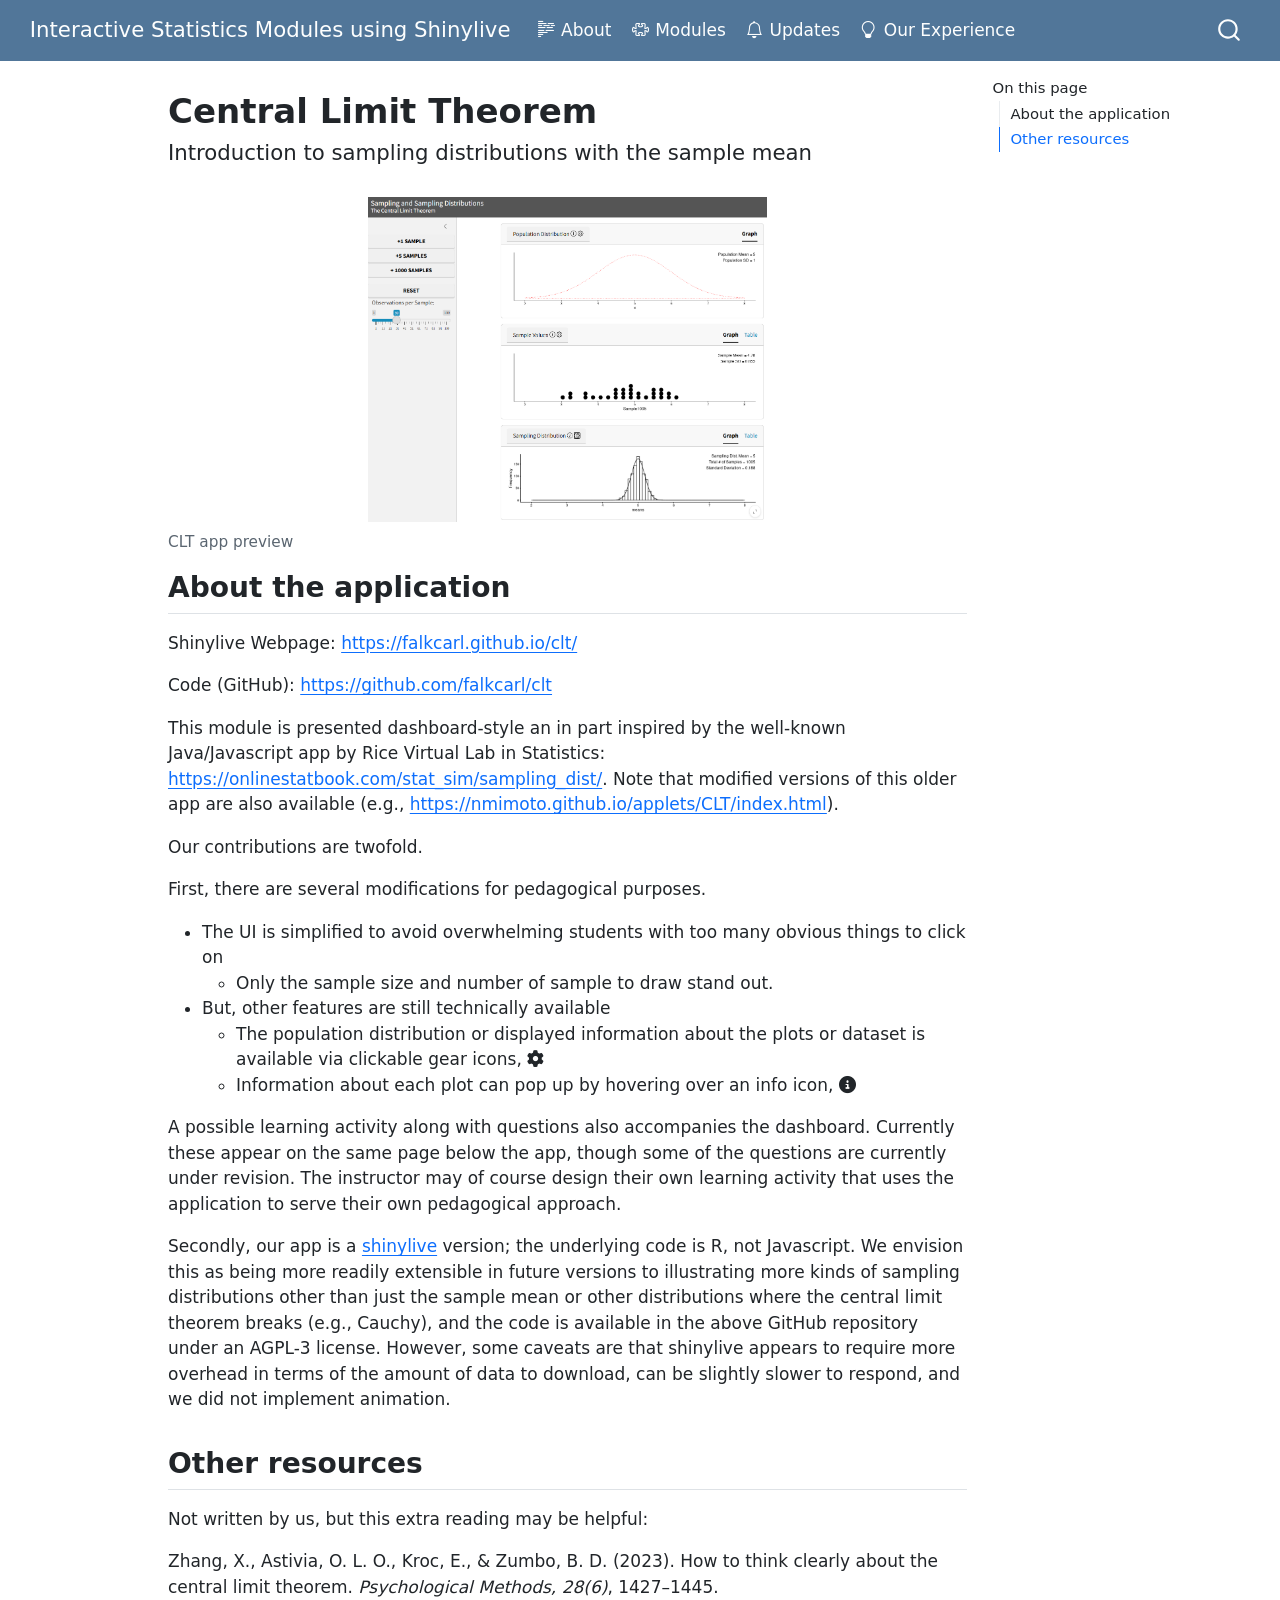
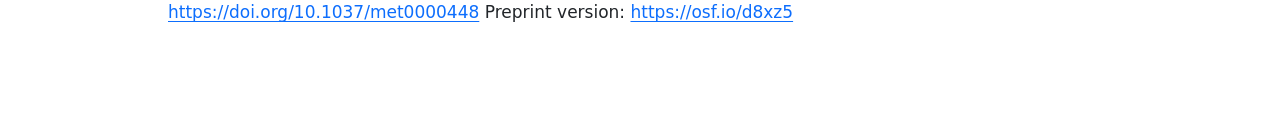
<file: docs/modules/clt/index.html>
<!DOCTYPE html>
<html xmlns="http://www.w3.org/1999/xhtml" lang="en" xml:lang="en"><head>
<meta http-equiv="Content-Type" content="text/html; charset=UTF-8">
<meta charset="utf-8">
<meta name="generator" content="quarto-1.9.36">
<meta name="viewport" content="width=device-width, initial-scale=1.0, user-scalable=yes">
<title>Central Limit Theorem – Interactive Statistics Modules using Shinylive</title>
<style>
/* Default styles provided by pandoc.
** See https://pandoc.org/MANUAL.html#variables-for-html for config info.
*/
code{white-space: pre-wrap;}
span.smallcaps{font-variant: small-caps;}
div.columns{display: flex; gap: min(4vw, 1.5em);}
div.column{flex: auto; overflow-x: auto;}
div.hanging-indent{margin-left: 1.5em; text-indent: -1.5em;}
ul.task-list{list-style: none;}
ul.task-list li input[type="checkbox"] {
  width: 0.8em;
  margin: 0 0.8em 0.2em -1em; /* quarto-specific, see https://github.com/quarto-dev/quarto-cli/issues/4556 */ 
  vertical-align: middle;
}
</style>

<script src="../../site_libs/quarto-nav/quarto-nav.js"></script>
<script src="../../site_libs/clipboard/clipboard.min.js"></script>
<script src="../../site_libs/quarto-search/autocomplete.umd.js"></script>
<script src="../../site_libs/quarto-search/fuse.min.js"></script>
<script src="../../site_libs/quarto-search/quarto-search.js"></script>
<meta name="quarto:offset" content="../../">
<script src="../../site_libs/quarto-html/quarto.js" type="module"></script>
<script src="../../site_libs/quarto-html/tabsets/tabsets.js" type="module"></script>
<script src="../../site_libs/quarto-html/popper.min.js"></script>
<script src="../../site_libs/quarto-html/tippy.umd.min.js"></script>
<script src="../../site_libs/quarto-html/anchor.min.js"></script>
<link href="../../site_libs/quarto-html/tippy.css" rel="stylesheet">
<link href="../../site_libs/quarto-html/quarto-syntax-highlighting-975e726794ce811e14261b5ab5acfd7c.css" rel="stylesheet" id="quarto-text-highlighting-styles">
<script src="../../site_libs/bootstrap/bootstrap.min.js"></script>
<link href="../../site_libs/bootstrap/bootstrap-icons.css" rel="stylesheet">
<link href="../../site_libs/bootstrap/bootstrap-8858ff855617f0c79dde3e503abf6263.min.css" rel="stylesheet" append-hash="true" id="quarto-bootstrap" data-mode="light"><script id="quarto-search-options" type="application/json">{
  "location": "navbar",
  "copy-button": false,
  "collapse-after": 3,
  "panel-placement": "end",
  "type": "overlay",
  "limit": 50,
  "keyboard-shortcut": [
    "f",
    "/",
    "s"
  ],
  "show-item-context": false,
  "language": {
    "search-no-results-text": "No results",
    "search-matching-documents-text": "matching documents",
    "search-copy-link-title": "Copy link to search",
    "search-hide-matches-text": "Hide additional matches",
    "search-more-match-text": "more match in this document",
    "search-more-matches-text": "more matches in this document",
    "search-clear-button-title": "Clear",
    "search-text-placeholder": "",
    "search-detached-cancel-button-title": "Cancel",
    "search-submit-button-title": "Submit",
    "search-label": "Search"
  }
}</script><style>html{ scroll-behavior: smooth; }</style>
<link href="../../site_libs/font-awesome-6.5.2/css/all.min.css" rel="stylesheet">
<link href="../../site_libs/font-awesome-6.5.2/css/v4-shims.min.css" rel="stylesheet">
</head>
<body class="nav-fixed quarto-light">

<div id="quarto-search-results"></div>
  <header id="quarto-header" class="headroom fixed-top"><nav class="navbar navbar-expand-lg " data-bs-theme="dark"><div class="navbar-container container-fluid">
      <div class="navbar-brand-container mx-auto">
    <a class="navbar-brand" href="../../index.html">
    <span class="navbar-title">Interactive Statistics Modules using Shinylive</span>
    </a>
  </div>
            <div id="quarto-search" class="" title="Search"></div>
          <button class="navbar-toggler" type="button" data-bs-toggle="collapse" data-bs-target="#navbarCollapse" aria-controls="navbarCollapse" role="menu" aria-expanded="false" aria-label="Toggle navigation" onclick="if (window.quartoToggleHeadroom) { window.quartoToggleHeadroom(); }">
  <span class="navbar-toggler-icon"></span>
</button>
          <div class="collapse navbar-collapse" id="navbarCollapse">
            <ul class="navbar-nav navbar-nav-scroll me-auto">
<li class="nav-item">
    <a class="nav-link" href="../../abt.html"> <i class="bi bi-body-text" role="img">
</i> 
<span class="menu-text">About</span></a>
  </li>  
  <li class="nav-item">
    <a class="nav-link" href="../../modules/index.html"> <i class="bi bi-puzzle" role="img">
</i> 
<span class="menu-text">Modules</span></a>
  </li>  
  <li class="nav-item">
    <a class="nav-link" href="../../updates/index.html"> <i class="bi bi-bell" role="img">
</i> 
<span class="menu-text">Updates</span></a>
  </li>  
  <li class="nav-item">
    <a class="nav-link" href="../../experience.html"> <i class="bi bi-lightbulb" role="img">
</i> 
<span class="menu-text">Our Experience</span></a>
  </li>  
</ul>
</div> <!-- /navcollapse -->
            <div class="quarto-navbar-tools">
</div>
      </div> <!-- /container-fluid -->
    </nav></header><!-- content --><div id="quarto-content" class="quarto-container page-columns page-rows-contents page-layout-article page-navbar">
<!-- sidebar -->
<!-- margin-sidebar -->
    <div id="quarto-margin-sidebar" class="sidebar margin-sidebar">
        <nav id="TOC" role="doc-toc" class="toc-active"><h2 id="toc-title">On this page</h2>
   
  <ul>
<li><a href="#about-the-application" id="toc-about-the-application" class="nav-link active" data-scroll-target="#about-the-application">About the application</a></li>
  <li><a href="#other-resources" id="toc-other-resources" class="nav-link" data-scroll-target="#other-resources">Other resources</a></li>
  </ul></nav>
    </div>
<!-- main -->
<main class="content" id="quarto-document-content"><header id="title-block-header" class="quarto-title-block default"><div class="quarto-title">
<h1 class="title">Central Limit Theorem</h1>
<p class="subtitle lead">Introduction to sampling distributions with the sample mean</p>
</div>



<div class="quarto-title-meta">

    
  
    
  </div>
  


</header><div class="quarto-figure quarto-figure-center">
<figure class="figure"><p><img src="clt1.png" class="img-fluid figure-img" style="width:50.0%"></p>
<figcaption>CLT app preview</figcaption></figure>
</div>
<section id="about-the-application" class="level2"><h2 class="anchored" data-anchor-id="about-the-application">About the application</h2>
<p>Shinylive Webpage: <a href="https://falkcarl.github.io/clt/">https://falkcarl.github.io/clt/</a></p>
<p>Code (GitHub): <a href="https://github.com/falkcarl/clt">https://github.com/falkcarl/clt</a></p>
<p>This module is presented dashboard-style an in part inspired by the well-known Java/Javascript app by Rice Virtual Lab in Statistics: <a href="https://onlinestatbook.com/stat_sim/sampling_dist/">https://onlinestatbook.com/stat_sim/sampling_dist/</a>. Note that modified versions of this older app are also available (e.g., <a href="https://nmimoto.github.io/applets/CLT/index.html">https://nmimoto.github.io/applets/CLT/index.html</a>).</p>
<p>Our contributions are twofold.</p>
<p>First, there are several modifications for pedagogical purposes.</p>
<ul>
<li>The UI is simplified to avoid overwhelming students with too many obvious things to click on
<ul>
<li>Only the sample size and number of sample to draw stand out.</li>
</ul>
</li>
<li>But, other features are still technically available
<ul>
<li>The population distribution or displayed information about the plots or dataset is available via clickable gear icons, <i class="fas fa-gear" role="presentation" aria-label="gear icon"></i>
</li>
<li>Information about each plot can pop up by hovering over an info icon, <i class="fas fa-circle-info" role="presentation" aria-label="circle-info icon"></i>
</li>
</ul>
</li>
</ul>
<p>A possible learning activity along with questions also accompanies the dashboard. Currently these appear on the same page below the app, though some of the questions are currently under revision. The instructor may of course design their own learning activity that uses the application to serve their own pedagogical approach.</p>
<p>Secondly, our app is a <a href="https://posit-dev.github.io/r-shinylive/">shinylive</a> version; the underlying code is R, not Javascript. We envision this as being more readily extensible in future versions to illustrating more kinds of sampling distributions other than just the sample mean or other distributions where the central limit theorem breaks (e.g., Cauchy), and the code is available in the above GitHub repository under an AGPL-3 license. However, some caveats are that shinylive appears to require more overhead in terms of the amount of data to download, can be slightly slower to respond, and we did not implement animation.</p>
</section><section id="other-resources" class="level2"><h2 class="anchored" data-anchor-id="other-resources">Other resources</h2>
<p>Not written by us, but this extra reading may be helpful:</p>
<p>Zhang, X., Astivia, O. L. O., Kroc, E., &amp; Zumbo, B. D. (2023). How to think clearly about the central limit theorem. <em>Psychological Methods, 28(6)</em>, 1427–1445. <a href="https://doi.org/10.1037/met0000448">https://doi.org/10.1037/met0000448</a> Preprint version: <a href="https://osf.io/d8xz5">https://osf.io/d8xz5</a></p>


</section></main><!-- /main --><script id="quarto-html-after-body" type="application/javascript">
  window.document.addEventListener("DOMContentLoaded", function (event) {
    const icon = "";
    const anchorJS = new window.AnchorJS();
    anchorJS.options = {
      placement: 'right',
      icon: icon
    };
    anchorJS.add('.anchored');
    const isCodeAnnotation = (el) => {
      for (const clz of el.classList) {
        if (clz.startsWith('code-annotation-')) {                     
          return true;
        }
      }
      return false;
    }
    const onCopySuccess = function(e) {
      // button target
      const button = e.trigger;
      // don't keep focus
      button.blur();
      // flash "checked"
      button.classList.add('code-copy-button-checked');
      var currentTitle = button.getAttribute("title");
      button.setAttribute("title", "Copied!");
      let tooltip;
      if (window.bootstrap) {
        button.setAttribute("data-bs-toggle", "tooltip");
        button.setAttribute("data-bs-placement", "left");
        button.setAttribute("data-bs-title", "Copied!");
        tooltip = new bootstrap.Tooltip(button, 
          { trigger: "manual", 
            customClass: "code-copy-button-tooltip",
            offset: [0, -8]});
        tooltip.show();    
      }
      setTimeout(function() {
        if (tooltip) {
          tooltip.hide();
          button.removeAttribute("data-bs-title");
          button.removeAttribute("data-bs-toggle");
          button.removeAttribute("data-bs-placement");
        }
        button.setAttribute("title", currentTitle);
        button.classList.remove('code-copy-button-checked');
      }, 1000);
      // clear code selection
      e.clearSelection();
    }
    const getTextToCopy = function(trigger) {
      const outerScaffold = trigger.parentElement.cloneNode(true);
      const codeEl = outerScaffold.querySelector('code');
      for (const childEl of codeEl.children) {
        if (isCodeAnnotation(childEl)) {
          childEl.remove();
        }
      }
      return codeEl.innerText;
    }
    const clipboard = new window.ClipboardJS('.code-copy-button:not([data-in-quarto-modal])', {
      text: getTextToCopy
    });
    clipboard.on('success', onCopySuccess);
    if (window.document.getElementById('quarto-embedded-source-code-modal')) {
      const clipboardModal = new window.ClipboardJS('.code-copy-button[data-in-quarto-modal]', {
        text: getTextToCopy,
        container: window.document.getElementById('quarto-embedded-source-code-modal')
      });
      clipboardModal.on('success', onCopySuccess);
    }
      var localhostRegex = new RegExp(/^(?:http|https):\/\/localhost\:?[0-9]*\//);
      var mailtoRegex = new RegExp(/^mailto:/);
        var filterRegex = new RegExp('/' + window.location.host + '/');
      var isInternal = (href) => {
          return filterRegex.test(href) || localhostRegex.test(href) || mailtoRegex.test(href);
      }
      // Inspect non-navigation links and adorn them if external
     var links = window.document.querySelectorAll('a[href]:not(.nav-link):not(.navbar-brand):not(.toc-action):not(.sidebar-link):not(.sidebar-item-toggle):not(.pagination-link):not(.no-external):not([aria-hidden]):not(.dropdown-item):not(.quarto-navigation-tool):not(.about-link)');
      for (var i=0; i<links.length; i++) {
        const link = links[i];
        if (!isInternal(link.href)) {
          // undo the damage that might have been done by quarto-nav.js in the case of
          // links that we want to consider external
          if (link.dataset.originalHref !== undefined) {
            link.href = link.dataset.originalHref;
          }
            // target, if specified
            link.setAttribute("target", "_blank");
            if (link.getAttribute("rel") === null) {
              link.setAttribute("rel", "noopener");
            }
        }
      }
    function tippyHover(el, contentFn, onTriggerFn, onUntriggerFn) {
      const config = {
        allowHTML: true,
        maxWidth: 500,
        delay: 100,
        arrow: false,
        appendTo: function(el) {
            return el.parentElement;
        },
        interactive: true,
        interactiveBorder: 10,
        theme: 'quarto',
        placement: 'bottom-start',
      };
      if (contentFn) {
        config.content = contentFn;
      }
      if (onTriggerFn) {
        config.onTrigger = onTriggerFn;
      }
      if (onUntriggerFn) {
        config.onUntrigger = onUntriggerFn;
      }
      window.tippy(el, config); 
    }
    const noterefs = window.document.querySelectorAll('a[role="doc-noteref"]');
    for (var i=0; i<noterefs.length; i++) {
      const ref = noterefs[i];
      tippyHover(ref, function() {
        // use id or data attribute instead here
        let href = ref.getAttribute('data-footnote-href') || ref.getAttribute('href');
        try { href = new URL(href).hash; } catch {}
        const id = href.replace(/^#\/?/, "");
        const note = window.document.getElementById(id);
        if (note) {
          return note.innerHTML;
        } else {
          return "";
        }
      });
    }
    const xrefs = window.document.querySelectorAll('a.quarto-xref');
    const processXRef = (id, note) => {
      // Strip column container classes
      const stripColumnClz = (el) => {
        el.classList.remove("page-full", "page-columns");
        if (el.children) {
          for (const child of el.children) {
            stripColumnClz(child);
          }
        }
      }
      stripColumnClz(note)
      if (id === null || id.startsWith('sec-')) {
        // Special case sections, only their first couple elements
        const container = document.createElement("div");
        if (note.children && note.children.length > 2) {
          container.appendChild(note.children[0].cloneNode(true));
          for (let i = 1; i < note.children.length; i++) {
            const child = note.children[i];
            if (child.tagName === "P" && child.innerText === "") {
              continue;
            } else {
              container.appendChild(child.cloneNode(true));
              break;
            }
          }
          if (window.Quarto?.typesetMath) {
            window.Quarto.typesetMath(container);
          }
          return container.innerHTML
        } else {
          if (window.Quarto?.typesetMath) {
            window.Quarto.typesetMath(note);
          }
          return note.innerHTML;
        }
      } else {
        // Remove any anchor links if they are present
        const anchorLink = note.querySelector('a.anchorjs-link');
        if (anchorLink) {
          anchorLink.remove();
        }
        if (window.Quarto?.typesetMath) {
          window.Quarto.typesetMath(note);
        }
        if (note.classList.contains("callout")) {
          return note.outerHTML;
        } else {
          return note.innerHTML;
        }
      }
    }
    for (var i=0; i<xrefs.length; i++) {
      const xref = xrefs[i];
      tippyHover(xref, undefined, function(instance) {
        instance.disable();
        let url = xref.getAttribute('href');
        let hash = undefined; 
        if (url.startsWith('#')) {
          hash = url;
        } else {
          try { hash = new URL(url).hash; } catch {}
        }
        if (hash) {
          const id = hash.replace(/^#\/?/, "");
          const note = window.document.getElementById(id);
          if (note !== null) {
            try {
              const html = processXRef(id, note.cloneNode(true));
              instance.setContent(html);
            } finally {
              instance.enable();
              instance.show();
            }
          } else {
            // See if we can fetch this
            fetch(url.split('#')[0])
            .then(res => res.text())
            .then(html => {
              const parser = new DOMParser();
              const htmlDoc = parser.parseFromString(html, "text/html");
              const note = htmlDoc.getElementById(id);
              if (note !== null) {
                const html = processXRef(id, note);
                instance.setContent(html);
              } 
            }).finally(() => {
              instance.enable();
              instance.show();
            });
          }
        } else {
          // See if we can fetch a full url (with no hash to target)
          // This is a special case and we should probably do some content thinning / targeting
          fetch(url)
          .then(res => res.text())
          .then(html => {
            const parser = new DOMParser();
            const htmlDoc = parser.parseFromString(html, "text/html");
            const note = htmlDoc.querySelector('main.content');
            if (note !== null) {
              // This should only happen for chapter cross references
              // (since there is no id in the URL)
              // remove the first header
              if (note.children.length > 0 && note.children[0].tagName === "HEADER") {
                note.children[0].remove();
              }
              const html = processXRef(null, note);
              instance.setContent(html);
            } 
          }).finally(() => {
            instance.enable();
            instance.show();
          });
        }
      }, function(instance) {
      });
    }
        let selectedAnnoteEl;
        const selectorForAnnotation = ( cell, annotation) => {
          let cellAttr = 'data-code-cell="' + cell + '"';
          let lineAttr = 'data-code-annotation="' +  annotation + '"';
          const selector = 'span[' + cellAttr + '][' + lineAttr + ']';
          return selector;
        }
        const selectCodeLines = (annoteEl) => {
          const doc = window.document;
          const targetCell = annoteEl.getAttribute("data-target-cell");
          const targetAnnotation = annoteEl.getAttribute("data-target-annotation");
          const annoteSpan = window.document.querySelector(selectorForAnnotation(targetCell, targetAnnotation));
          const lines = annoteSpan.getAttribute("data-code-lines").split(",");
          const lineIds = lines.map((line) => {
            return targetCell + "-" + line;
          })
          let top = null;
          let height = null;
          let parent = null;
          if (lineIds.length > 0) {
              //compute the position of the single el (top and bottom and make a div)
              const el = window.document.getElementById(lineIds[0]);
              top = el.offsetTop;
              height = el.offsetHeight;
              parent = el.parentElement.parentElement;
            if (lineIds.length > 1) {
              const lastEl = window.document.getElementById(lineIds[lineIds.length - 1]);
              const bottom = lastEl.offsetTop + lastEl.offsetHeight;
              height = bottom - top;
            }
            if (top !== null && height !== null && parent !== null) {
              // cook up a div (if necessary) and position it 
              let div = window.document.getElementById("code-annotation-line-highlight");
              if (div === null) {
                div = window.document.createElement("div");
                div.setAttribute("id", "code-annotation-line-highlight");
                div.style.position = 'absolute';
                parent.appendChild(div);
              }
              div.style.top = top - 2 + "px";
              div.style.height = height + 4 + "px";
              div.style.left = 0;
              let gutterDiv = window.document.getElementById("code-annotation-line-highlight-gutter");
              if (gutterDiv === null) {
                gutterDiv = window.document.createElement("div");
                gutterDiv.setAttribute("id", "code-annotation-line-highlight-gutter");
                gutterDiv.style.position = 'absolute';
                const codeCell = window.document.getElementById(targetCell);
                const gutter = codeCell.querySelector('.code-annotation-gutter');
                gutter.appendChild(gutterDiv);
              }
              gutterDiv.style.top = top - 2 + "px";
              gutterDiv.style.height = height + 4 + "px";
            }
            selectedAnnoteEl = annoteEl;
          }
        };
        const unselectCodeLines = () => {
          const elementsIds = ["code-annotation-line-highlight", "code-annotation-line-highlight-gutter"];
          elementsIds.forEach((elId) => {
            const div = window.document.getElementById(elId);
            if (div) {
              div.remove();
            }
          });
          selectedAnnoteEl = undefined;
        };
          // Handle positioning of the toggle
      window.addEventListener(
        "resize",
        throttle(() => {
          elRect = undefined;
          if (selectedAnnoteEl) {
            selectCodeLines(selectedAnnoteEl);
          }
        }, 10)
      );
      function throttle(fn, ms) {
      let throttle = false;
      let timer;
        return (...args) => {
          if(!throttle) { // first call gets through
              fn.apply(this, args);
              throttle = true;
          } else { // all the others get throttled
              if(timer) clearTimeout(timer); // cancel #2
              timer = setTimeout(() => {
                fn.apply(this, args);
                timer = throttle = false;
              }, ms);
          }
        };
      }
        // Attach click handler to the DT
        const annoteDls = window.document.querySelectorAll('dt[data-target-cell]');
        for (const annoteDlNode of annoteDls) {
          annoteDlNode.addEventListener('click', (event) => {
            const clickedEl = event.target;
            if (clickedEl !== selectedAnnoteEl) {
              unselectCodeLines();
              const activeEl = window.document.querySelector('dt[data-target-cell].code-annotation-active');
              if (activeEl) {
                activeEl.classList.remove('code-annotation-active');
              }
              selectCodeLines(clickedEl);
              clickedEl.classList.add('code-annotation-active');
            } else {
              // Unselect the line
              unselectCodeLines();
              clickedEl.classList.remove('code-annotation-active');
            }
          });
        }
    const findCites = (el) => {
      const parentEl = el.parentElement;
      if (parentEl) {
        const cites = parentEl.dataset.cites;
        if (cites) {
          return {
            el,
            cites: cites.split(' ')
          };
        } else {
          return findCites(el.parentElement)
        }
      } else {
        return undefined;
      }
    };
    var bibliorefs = window.document.querySelectorAll('a[role="doc-biblioref"]');
    for (var i=0; i<bibliorefs.length; i++) {
      const ref = bibliorefs[i];
      const citeInfo = findCites(ref);
      if (citeInfo) {
        tippyHover(citeInfo.el, function() {
          var popup = window.document.createElement('div');
          citeInfo.cites.forEach(function(cite) {
            var citeDiv = window.document.createElement('div');
            citeDiv.classList.add('hanging-indent');
            citeDiv.classList.add('csl-entry');
            var biblioDiv = window.document.getElementById('ref-' + cite);
            if (biblioDiv) {
              citeDiv.innerHTML = biblioDiv.innerHTML;
            }
            popup.appendChild(citeDiv);
          });
          return popup.innerHTML;
        });
      }
    }
  });
  </script>
</div> <!-- /content -->



<script src="../../site_libs/quarto-html/zenscroll-min.js"></script>
</body></html>
</file>
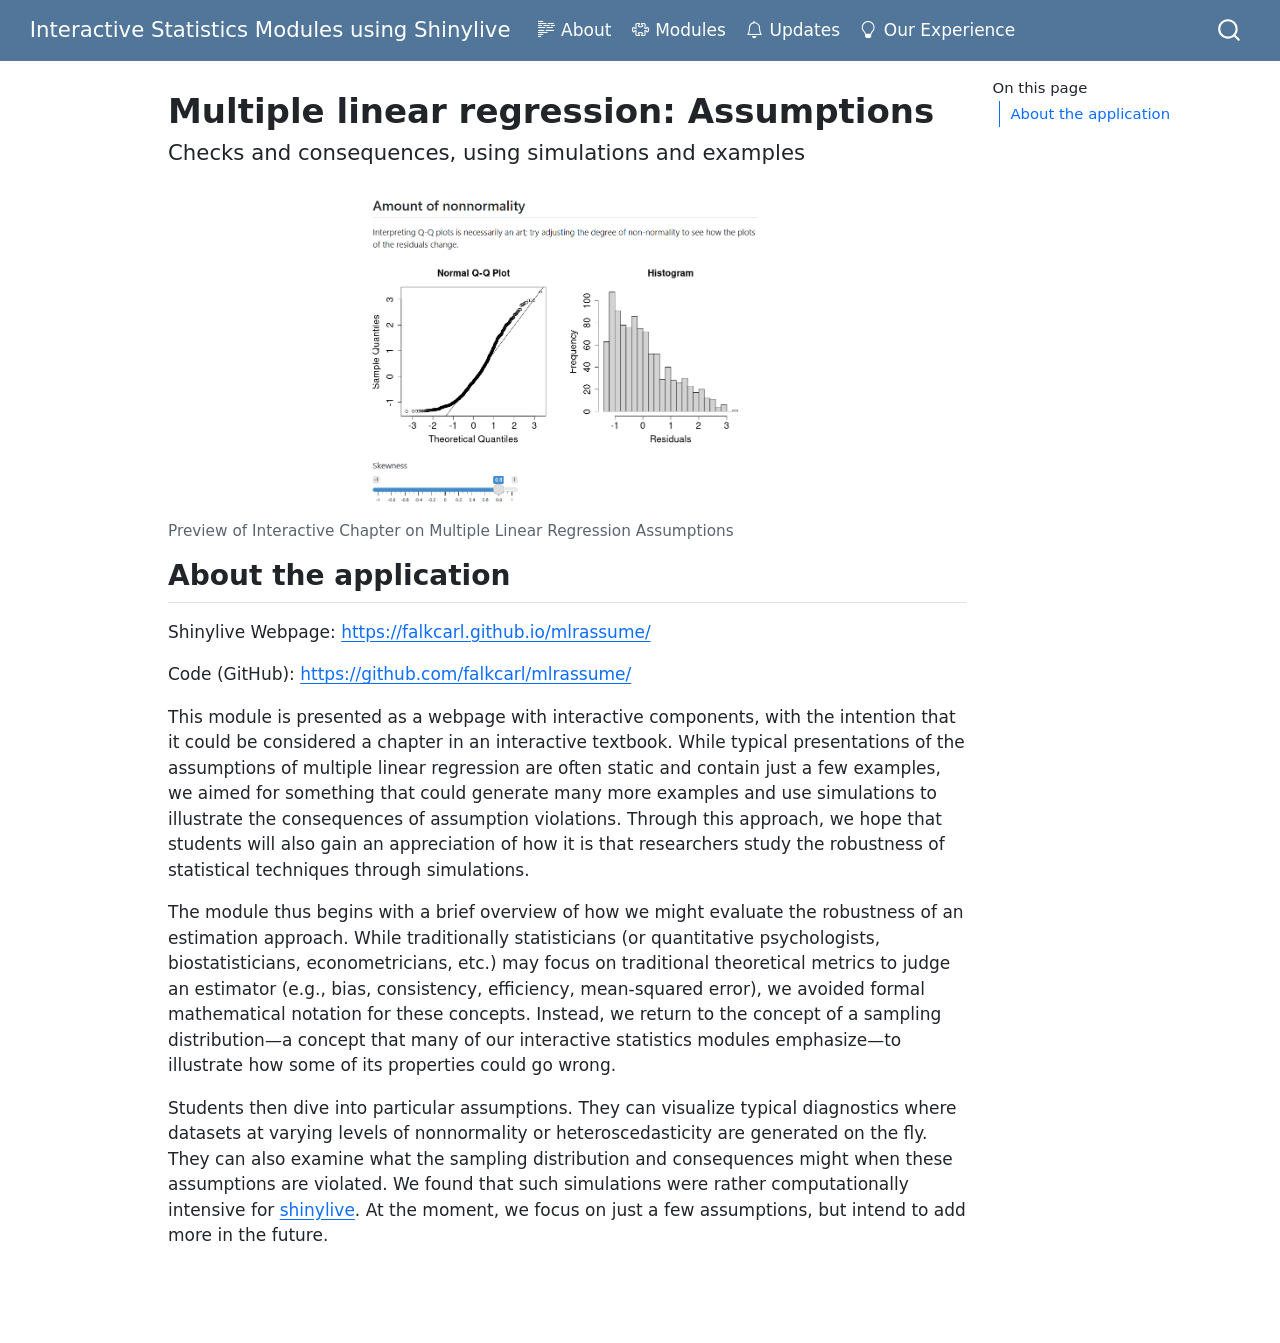
<file: docs/modules/mlrassume/index.html>
<!DOCTYPE html>
<html xmlns="http://www.w3.org/1999/xhtml" lang="en" xml:lang="en"><head>

<meta charset="utf-8">
<meta name="generator" content="quarto-1.9.36">

<meta name="viewport" content="width=device-width, initial-scale=1.0, user-scalable=yes">


<title>Multiple linear regression: Assumptions – Interactive Statistics Modules using Shinylive</title>
<style>
/* Default styles provided by pandoc.
** See https://pandoc.org/MANUAL.html#variables-for-html for config info.
*/
code{white-space: pre-wrap;}
span.smallcaps{font-variant: small-caps;}
div.columns{display: flex; gap: min(4vw, 1.5em);}
div.column{flex: auto; overflow-x: auto;}
div.hanging-indent{margin-left: 1.5em; text-indent: -1.5em;}
ul.task-list{list-style: none;}
ul.task-list li input[type="checkbox"] {
  width: 0.8em;
  margin: 0 0.8em 0.2em -1em; /* quarto-specific, see https://github.com/quarto-dev/quarto-cli/issues/4556 */ 
  vertical-align: middle;
}
</style>


<script src="../../site_libs/quarto-nav/quarto-nav.js"></script>
<script src="../../site_libs/clipboard/clipboard.min.js"></script>
<script src="../../site_libs/quarto-search/autocomplete.umd.js"></script>
<script src="../../site_libs/quarto-search/fuse.min.js"></script>
<script src="../../site_libs/quarto-search/quarto-search.js"></script>
<meta name="quarto:offset" content="../../">
<script src="../../site_libs/quarto-html/quarto.js" type="module"></script>
<script src="../../site_libs/quarto-html/tabsets/tabsets.js" type="module"></script>
<script src="../../site_libs/quarto-html/popper.min.js"></script>
<script src="../../site_libs/quarto-html/tippy.umd.min.js"></script>
<script src="../../site_libs/quarto-html/anchor.min.js"></script>
<link href="../../site_libs/quarto-html/tippy.css" rel="stylesheet">
<link href="../../site_libs/quarto-html/quarto-syntax-highlighting-975e726794ce811e14261b5ab5acfd7c.css" rel="stylesheet" id="quarto-text-highlighting-styles">
<script src="../../site_libs/bootstrap/bootstrap.min.js"></script>
<link href="../../site_libs/bootstrap/bootstrap-icons.css" rel="stylesheet">
<link href="../../site_libs/bootstrap/bootstrap-8858ff855617f0c79dde3e503abf6263.min.css" rel="stylesheet" append-hash="true" id="quarto-bootstrap" data-mode="light">
<script id="quarto-search-options" type="application/json">{
  "location": "navbar",
  "copy-button": false,
  "collapse-after": 3,
  "panel-placement": "end",
  "type": "overlay",
  "limit": 50,
  "keyboard-shortcut": [
    "f",
    "/",
    "s"
  ],
  "show-item-context": false,
  "language": {
    "search-no-results-text": "No results",
    "search-matching-documents-text": "matching documents",
    "search-copy-link-title": "Copy link to search",
    "search-hide-matches-text": "Hide additional matches",
    "search-more-match-text": "more match in this document",
    "search-more-matches-text": "more matches in this document",
    "search-clear-button-title": "Clear",
    "search-text-placeholder": "",
    "search-detached-cancel-button-title": "Cancel",
    "search-submit-button-title": "Submit",
    "search-label": "Search"
  }
}</script>
<style>html{ scroll-behavior: smooth; }</style>


</head>

<body class="nav-fixed quarto-light">

<div id="quarto-search-results"></div>
  <header id="quarto-header" class="headroom fixed-top">
    <nav class="navbar navbar-expand-lg " data-bs-theme="dark">
      <div class="navbar-container container-fluid">
      <div class="navbar-brand-container mx-auto">
    <a class="navbar-brand" href="../../index.html">
    <span class="navbar-title">Interactive Statistics Modules using Shinylive</span>
    </a>
  </div>
            <div id="quarto-search" class="" title="Search"></div>
          <button class="navbar-toggler" type="button" data-bs-toggle="collapse" data-bs-target="#navbarCollapse" aria-controls="navbarCollapse" role="menu" aria-expanded="false" aria-label="Toggle navigation" onclick="if (window.quartoToggleHeadroom) { window.quartoToggleHeadroom(); }">
  <span class="navbar-toggler-icon"></span>
</button>
          <div class="collapse navbar-collapse" id="navbarCollapse">
            <ul class="navbar-nav navbar-nav-scroll me-auto">
  <li class="nav-item">
    <a class="nav-link" href="../../abt.html"> <i class="bi bi-body-text" role="img">
</i> 
<span class="menu-text">About</span></a>
  </li>  
  <li class="nav-item">
    <a class="nav-link" href="../../modules/index.html"> <i class="bi bi-puzzle" role="img">
</i> 
<span class="menu-text">Modules</span></a>
  </li>  
  <li class="nav-item">
    <a class="nav-link" href="../../updates/index.html"> <i class="bi bi-bell" role="img">
</i> 
<span class="menu-text">Updates</span></a>
  </li>  
  <li class="nav-item">
    <a class="nav-link" href="../../experience.html"> <i class="bi bi-lightbulb" role="img">
</i> 
<span class="menu-text">Our Experience</span></a>
  </li>  
</ul>
          </div> <!-- /navcollapse -->
            <div class="quarto-navbar-tools">
</div>
      </div> <!-- /container-fluid -->
    </nav>
</header>
<!-- content -->
<div id="quarto-content" class="quarto-container page-columns page-rows-contents page-layout-article page-navbar">
<!-- sidebar -->
<!-- margin-sidebar -->
    <div id="quarto-margin-sidebar" class="sidebar margin-sidebar">
        <nav id="TOC" role="doc-toc" class="toc-active">
    <h2 id="toc-title">On this page</h2>
   
  <ul>
  <li><a href="#about-the-application" id="toc-about-the-application" class="nav-link active" data-scroll-target="#about-the-application">About the application</a></li>
  </ul>
</nav>
    </div>
<!-- main -->
<main class="content" id="quarto-document-content">

<header id="title-block-header" class="quarto-title-block default">
<div class="quarto-title">
<h1 class="title">Multiple linear regression: Assumptions</h1>
<p class="subtitle lead">Checks and consequences, using simulations and examples</p>
</div>



<div class="quarto-title-meta">

    
  
    
  </div>
  


</header>


<div class="quarto-figure quarto-figure-center">
<figure class="figure">
<p><img src="mlrassume1.png" class="img-fluid figure-img" style="width:50.0%"></p>
<figcaption>Preview of Interactive Chapter on Multiple Linear Regression Assumptions</figcaption>
</figure>
</div>
<section id="about-the-application" class="level2">
<h2 class="anchored" data-anchor-id="about-the-application">About the application</h2>
<p>Shinylive Webpage: <a href="https://falkcarl.github.io/mlrassume/">https://falkcarl.github.io/mlrassume/</a></p>
<p>Code (GitHub): <a href="https://github.com/falkcarl/mlrassume/">https://github.com/falkcarl/mlrassume/</a></p>
<p>This module is presented as a webpage with interactive components, with the intention that it could be considered a chapter in an interactive textbook. While typical presentations of the assumptions of multiple linear regression are often static and contain just a few examples, we aimed for something that could generate many more examples and use simulations to illustrate the consequences of assumption violations. Through this approach, we hope that students will also gain an appreciation of how it is that researchers study the robustness of statistical techniques through simulations.</p>
<p>The module thus begins with a brief overview of how we might evaluate the robustness of an estimation approach. While traditionally statisticians (or quantitative psychologists, biostatisticians, econometricians, etc.) may focus on traditional theoretical metrics to judge an estimator (e.g., bias, consistency, efficiency, mean-squared error), we avoided formal mathematical notation for these concepts. Instead, we return to the concept of a sampling distribution—a concept that many of our interactive statistics modules emphasize—to illustrate how some of its properties could go wrong.</p>
<p>Students then dive into particular assumptions. They can visualize typical diagnostics where datasets at varying levels of nonnormality or heteroscedasticity are generated on the fly. They can also examine what the sampling distribution and consequences might when these assumptions are violated. We found that such simulations were rather computationally intensive for <a href="https://posit-dev.github.io/r-shinylive/">shinylive</a>. At the moment, we focus on just a few assumptions, but intend to add more in the future.</p>


</section>

</main> <!-- /main -->
<script id="quarto-html-after-body" type="application/javascript">
  window.document.addEventListener("DOMContentLoaded", function (event) {
    const icon = "";
    const anchorJS = new window.AnchorJS();
    anchorJS.options = {
      placement: 'right',
      icon: icon
    };
    anchorJS.add('.anchored');
    const isCodeAnnotation = (el) => {
      for (const clz of el.classList) {
        if (clz.startsWith('code-annotation-')) {                     
          return true;
        }
      }
      return false;
    }
    const onCopySuccess = function(e) {
      // button target
      const button = e.trigger;
      // don't keep focus
      button.blur();
      // flash "checked"
      button.classList.add('code-copy-button-checked');
      var currentTitle = button.getAttribute("title");
      button.setAttribute("title", "Copied!");
      let tooltip;
      if (window.bootstrap) {
        button.setAttribute("data-bs-toggle", "tooltip");
        button.setAttribute("data-bs-placement", "left");
        button.setAttribute("data-bs-title", "Copied!");
        tooltip = new bootstrap.Tooltip(button, 
          { trigger: "manual", 
            customClass: "code-copy-button-tooltip",
            offset: [0, -8]});
        tooltip.show();    
      }
      setTimeout(function() {
        if (tooltip) {
          tooltip.hide();
          button.removeAttribute("data-bs-title");
          button.removeAttribute("data-bs-toggle");
          button.removeAttribute("data-bs-placement");
        }
        button.setAttribute("title", currentTitle);
        button.classList.remove('code-copy-button-checked');
      }, 1000);
      // clear code selection
      e.clearSelection();
    }
    const getTextToCopy = function(trigger) {
      const outerScaffold = trigger.parentElement.cloneNode(true);
      const codeEl = outerScaffold.querySelector('code');
      for (const childEl of codeEl.children) {
        if (isCodeAnnotation(childEl)) {
          childEl.remove();
        }
      }
      return codeEl.innerText;
    }
    const clipboard = new window.ClipboardJS('.code-copy-button:not([data-in-quarto-modal])', {
      text: getTextToCopy
    });
    clipboard.on('success', onCopySuccess);
    if (window.document.getElementById('quarto-embedded-source-code-modal')) {
      const clipboardModal = new window.ClipboardJS('.code-copy-button[data-in-quarto-modal]', {
        text: getTextToCopy,
        container: window.document.getElementById('quarto-embedded-source-code-modal')
      });
      clipboardModal.on('success', onCopySuccess);
    }
      var localhostRegex = new RegExp(/^(?:http|https):\/\/localhost\:?[0-9]*\//);
      var mailtoRegex = new RegExp(/^mailto:/);
        var filterRegex = new RegExp('/' + window.location.host + '/');
      var isInternal = (href) => {
          return filterRegex.test(href) || localhostRegex.test(href) || mailtoRegex.test(href);
      }
      // Inspect non-navigation links and adorn them if external
     var links = window.document.querySelectorAll('a[href]:not(.nav-link):not(.navbar-brand):not(.toc-action):not(.sidebar-link):not(.sidebar-item-toggle):not(.pagination-link):not(.no-external):not([aria-hidden]):not(.dropdown-item):not(.quarto-navigation-tool):not(.about-link)');
      for (var i=0; i<links.length; i++) {
        const link = links[i];
        if (!isInternal(link.href)) {
          // undo the damage that might have been done by quarto-nav.js in the case of
          // links that we want to consider external
          if (link.dataset.originalHref !== undefined) {
            link.href = link.dataset.originalHref;
          }
            // target, if specified
            link.setAttribute("target", "_blank");
            if (link.getAttribute("rel") === null) {
              link.setAttribute("rel", "noopener");
            }
        }
      }
    function tippyHover(el, contentFn, onTriggerFn, onUntriggerFn) {
      const config = {
        allowHTML: true,
        maxWidth: 500,
        delay: 100,
        arrow: false,
        appendTo: function(el) {
            return el.parentElement;
        },
        interactive: true,
        interactiveBorder: 10,
        theme: 'quarto',
        placement: 'bottom-start',
      };
      if (contentFn) {
        config.content = contentFn;
      }
      if (onTriggerFn) {
        config.onTrigger = onTriggerFn;
      }
      if (onUntriggerFn) {
        config.onUntrigger = onUntriggerFn;
      }
      window.tippy(el, config); 
    }
    const noterefs = window.document.querySelectorAll('a[role="doc-noteref"]');
    for (var i=0; i<noterefs.length; i++) {
      const ref = noterefs[i];
      tippyHover(ref, function() {
        // use id or data attribute instead here
        let href = ref.getAttribute('data-footnote-href') || ref.getAttribute('href');
        try { href = new URL(href).hash; } catch {}
        const id = href.replace(/^#\/?/, "");
        const note = window.document.getElementById(id);
        if (note) {
          return note.innerHTML;
        } else {
          return "";
        }
      });
    }
    const xrefs = window.document.querySelectorAll('a.quarto-xref');
    const processXRef = (id, note) => {
      // Strip column container classes
      const stripColumnClz = (el) => {
        el.classList.remove("page-full", "page-columns");
        if (el.children) {
          for (const child of el.children) {
            stripColumnClz(child);
          }
        }
      }
      stripColumnClz(note)
      if (id === null || id.startsWith('sec-')) {
        // Special case sections, only their first couple elements
        const container = document.createElement("div");
        if (note.children && note.children.length > 2) {
          container.appendChild(note.children[0].cloneNode(true));
          for (let i = 1; i < note.children.length; i++) {
            const child = note.children[i];
            if (child.tagName === "P" && child.innerText === "") {
              continue;
            } else {
              container.appendChild(child.cloneNode(true));
              break;
            }
          }
          if (window.Quarto?.typesetMath) {
            window.Quarto.typesetMath(container);
          }
          return container.innerHTML
        } else {
          if (window.Quarto?.typesetMath) {
            window.Quarto.typesetMath(note);
          }
          return note.innerHTML;
        }
      } else {
        // Remove any anchor links if they are present
        const anchorLink = note.querySelector('a.anchorjs-link');
        if (anchorLink) {
          anchorLink.remove();
        }
        if (window.Quarto?.typesetMath) {
          window.Quarto.typesetMath(note);
        }
        if (note.classList.contains("callout")) {
          return note.outerHTML;
        } else {
          return note.innerHTML;
        }
      }
    }
    for (var i=0; i<xrefs.length; i++) {
      const xref = xrefs[i];
      tippyHover(xref, undefined, function(instance) {
        instance.disable();
        let url = xref.getAttribute('href');
        let hash = undefined; 
        if (url.startsWith('#')) {
          hash = url;
        } else {
          try { hash = new URL(url).hash; } catch {}
        }
        if (hash) {
          const id = hash.replace(/^#\/?/, "");
          const note = window.document.getElementById(id);
          if (note !== null) {
            try {
              const html = processXRef(id, note.cloneNode(true));
              instance.setContent(html);
            } finally {
              instance.enable();
              instance.show();
            }
          } else {
            // See if we can fetch this
            fetch(url.split('#')[0])
            .then(res => res.text())
            .then(html => {
              const parser = new DOMParser();
              const htmlDoc = parser.parseFromString(html, "text/html");
              const note = htmlDoc.getElementById(id);
              if (note !== null) {
                const html = processXRef(id, note);
                instance.setContent(html);
              } 
            }).finally(() => {
              instance.enable();
              instance.show();
            });
          }
        } else {
          // See if we can fetch a full url (with no hash to target)
          // This is a special case and we should probably do some content thinning / targeting
          fetch(url)
          .then(res => res.text())
          .then(html => {
            const parser = new DOMParser();
            const htmlDoc = parser.parseFromString(html, "text/html");
            const note = htmlDoc.querySelector('main.content');
            if (note !== null) {
              // This should only happen for chapter cross references
              // (since there is no id in the URL)
              // remove the first header
              if (note.children.length > 0 && note.children[0].tagName === "HEADER") {
                note.children[0].remove();
              }
              const html = processXRef(null, note);
              instance.setContent(html);
            } 
          }).finally(() => {
            instance.enable();
            instance.show();
          });
        }
      }, function(instance) {
      });
    }
        let selectedAnnoteEl;
        const selectorForAnnotation = ( cell, annotation) => {
          let cellAttr = 'data-code-cell="' + cell + '"';
          let lineAttr = 'data-code-annotation="' +  annotation + '"';
          const selector = 'span[' + cellAttr + '][' + lineAttr + ']';
          return selector;
        }
        const selectCodeLines = (annoteEl) => {
          const doc = window.document;
          const targetCell = annoteEl.getAttribute("data-target-cell");
          const targetAnnotation = annoteEl.getAttribute("data-target-annotation");
          const annoteSpan = window.document.querySelector(selectorForAnnotation(targetCell, targetAnnotation));
          const lines = annoteSpan.getAttribute("data-code-lines").split(",");
          const lineIds = lines.map((line) => {
            return targetCell + "-" + line;
          })
          let top = null;
          let height = null;
          let parent = null;
          if (lineIds.length > 0) {
              //compute the position of the single el (top and bottom and make a div)
              const el = window.document.getElementById(lineIds[0]);
              top = el.offsetTop;
              height = el.offsetHeight;
              parent = el.parentElement.parentElement;
            if (lineIds.length > 1) {
              const lastEl = window.document.getElementById(lineIds[lineIds.length - 1]);
              const bottom = lastEl.offsetTop + lastEl.offsetHeight;
              height = bottom - top;
            }
            if (top !== null && height !== null && parent !== null) {
              // cook up a div (if necessary) and position it 
              let div = window.document.getElementById("code-annotation-line-highlight");
              if (div === null) {
                div = window.document.createElement("div");
                div.setAttribute("id", "code-annotation-line-highlight");
                div.style.position = 'absolute';
                parent.appendChild(div);
              }
              div.style.top = top - 2 + "px";
              div.style.height = height + 4 + "px";
              div.style.left = 0;
              let gutterDiv = window.document.getElementById("code-annotation-line-highlight-gutter");
              if (gutterDiv === null) {
                gutterDiv = window.document.createElement("div");
                gutterDiv.setAttribute("id", "code-annotation-line-highlight-gutter");
                gutterDiv.style.position = 'absolute';
                const codeCell = window.document.getElementById(targetCell);
                const gutter = codeCell.querySelector('.code-annotation-gutter');
                gutter.appendChild(gutterDiv);
              }
              gutterDiv.style.top = top - 2 + "px";
              gutterDiv.style.height = height + 4 + "px";
            }
            selectedAnnoteEl = annoteEl;
          }
        };
        const unselectCodeLines = () => {
          const elementsIds = ["code-annotation-line-highlight", "code-annotation-line-highlight-gutter"];
          elementsIds.forEach((elId) => {
            const div = window.document.getElementById(elId);
            if (div) {
              div.remove();
            }
          });
          selectedAnnoteEl = undefined;
        };
          // Handle positioning of the toggle
      window.addEventListener(
        "resize",
        throttle(() => {
          elRect = undefined;
          if (selectedAnnoteEl) {
            selectCodeLines(selectedAnnoteEl);
          }
        }, 10)
      );
      function throttle(fn, ms) {
      let throttle = false;
      let timer;
        return (...args) => {
          if(!throttle) { // first call gets through
              fn.apply(this, args);
              throttle = true;
          } else { // all the others get throttled
              if(timer) clearTimeout(timer); // cancel #2
              timer = setTimeout(() => {
                fn.apply(this, args);
                timer = throttle = false;
              }, ms);
          }
        };
      }
        // Attach click handler to the DT
        const annoteDls = window.document.querySelectorAll('dt[data-target-cell]');
        for (const annoteDlNode of annoteDls) {
          annoteDlNode.addEventListener('click', (event) => {
            const clickedEl = event.target;
            if (clickedEl !== selectedAnnoteEl) {
              unselectCodeLines();
              const activeEl = window.document.querySelector('dt[data-target-cell].code-annotation-active');
              if (activeEl) {
                activeEl.classList.remove('code-annotation-active');
              }
              selectCodeLines(clickedEl);
              clickedEl.classList.add('code-annotation-active');
            } else {
              // Unselect the line
              unselectCodeLines();
              clickedEl.classList.remove('code-annotation-active');
            }
          });
        }
    const findCites = (el) => {
      const parentEl = el.parentElement;
      if (parentEl) {
        const cites = parentEl.dataset.cites;
        if (cites) {
          return {
            el,
            cites: cites.split(' ')
          };
        } else {
          return findCites(el.parentElement)
        }
      } else {
        return undefined;
      }
    };
    var bibliorefs = window.document.querySelectorAll('a[role="doc-biblioref"]');
    for (var i=0; i<bibliorefs.length; i++) {
      const ref = bibliorefs[i];
      const citeInfo = findCites(ref);
      if (citeInfo) {
        tippyHover(citeInfo.el, function() {
          var popup = window.document.createElement('div');
          citeInfo.cites.forEach(function(cite) {
            var citeDiv = window.document.createElement('div');
            citeDiv.classList.add('hanging-indent');
            citeDiv.classList.add('csl-entry');
            var biblioDiv = window.document.getElementById('ref-' + cite);
            if (biblioDiv) {
              citeDiv.innerHTML = biblioDiv.innerHTML;
            }
            popup.appendChild(citeDiv);
          });
          return popup.innerHTML;
        });
      }
    }
  });
  </script>
</div> <!-- /content -->




<script src="../../site_libs/quarto-html/zenscroll-min.js"></script>
</body></html>
</file>
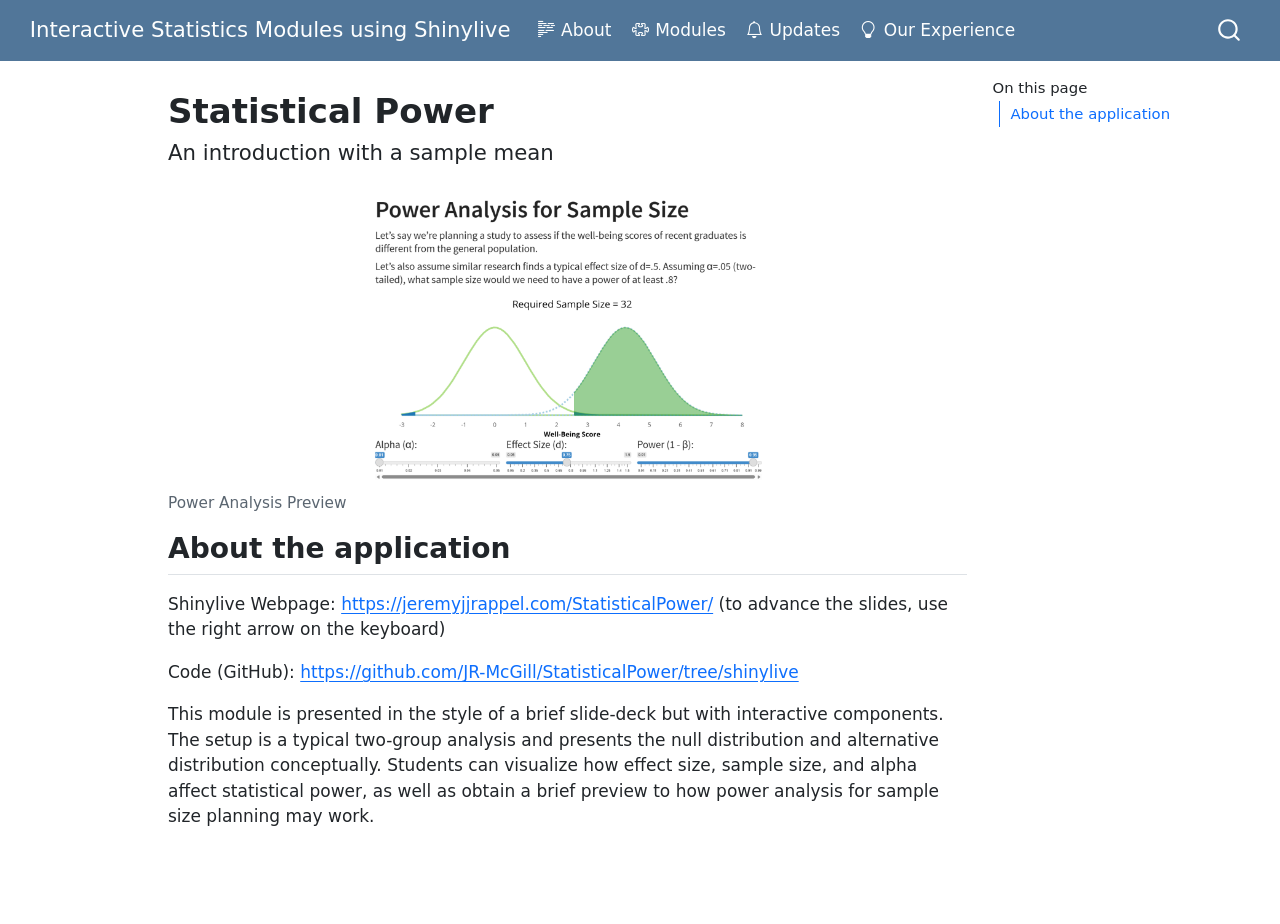
<file: docs/modules/power/index.html>
<!DOCTYPE html>
<html xmlns="http://www.w3.org/1999/xhtml" lang="en" xml:lang="en"><head>

<meta charset="utf-8">
<meta name="generator" content="quarto-1.9.36">

<meta name="viewport" content="width=device-width, initial-scale=1.0, user-scalable=yes">


<title>Statistical Power – Interactive Statistics Modules using Shinylive</title>
<style>
/* Default styles provided by pandoc.
** See https://pandoc.org/MANUAL.html#variables-for-html for config info.
*/
code{white-space: pre-wrap;}
span.smallcaps{font-variant: small-caps;}
div.columns{display: flex; gap: min(4vw, 1.5em);}
div.column{flex: auto; overflow-x: auto;}
div.hanging-indent{margin-left: 1.5em; text-indent: -1.5em;}
ul.task-list{list-style: none;}
ul.task-list li input[type="checkbox"] {
  width: 0.8em;
  margin: 0 0.8em 0.2em -1em; /* quarto-specific, see https://github.com/quarto-dev/quarto-cli/issues/4556 */ 
  vertical-align: middle;
}
</style>


<script src="../../site_libs/quarto-nav/quarto-nav.js"></script>
<script src="../../site_libs/clipboard/clipboard.min.js"></script>
<script src="../../site_libs/quarto-search/autocomplete.umd.js"></script>
<script src="../../site_libs/quarto-search/fuse.min.js"></script>
<script src="../../site_libs/quarto-search/quarto-search.js"></script>
<meta name="quarto:offset" content="../../">
<script src="../../site_libs/quarto-html/quarto.js" type="module"></script>
<script src="../../site_libs/quarto-html/tabsets/tabsets.js" type="module"></script>
<script src="../../site_libs/quarto-html/popper.min.js"></script>
<script src="../../site_libs/quarto-html/tippy.umd.min.js"></script>
<script src="../../site_libs/quarto-html/anchor.min.js"></script>
<link href="../../site_libs/quarto-html/tippy.css" rel="stylesheet">
<link href="../../site_libs/quarto-html/quarto-syntax-highlighting-975e726794ce811e14261b5ab5acfd7c.css" rel="stylesheet" id="quarto-text-highlighting-styles">
<script src="../../site_libs/bootstrap/bootstrap.min.js"></script>
<link href="../../site_libs/bootstrap/bootstrap-icons.css" rel="stylesheet">
<link href="../../site_libs/bootstrap/bootstrap-8858ff855617f0c79dde3e503abf6263.min.css" rel="stylesheet" append-hash="true" id="quarto-bootstrap" data-mode="light">
<script id="quarto-search-options" type="application/json">{
  "location": "navbar",
  "copy-button": false,
  "collapse-after": 3,
  "panel-placement": "end",
  "type": "overlay",
  "limit": 50,
  "keyboard-shortcut": [
    "f",
    "/",
    "s"
  ],
  "show-item-context": false,
  "language": {
    "search-no-results-text": "No results",
    "search-matching-documents-text": "matching documents",
    "search-copy-link-title": "Copy link to search",
    "search-hide-matches-text": "Hide additional matches",
    "search-more-match-text": "more match in this document",
    "search-more-matches-text": "more matches in this document",
    "search-clear-button-title": "Clear",
    "search-text-placeholder": "",
    "search-detached-cancel-button-title": "Cancel",
    "search-submit-button-title": "Submit",
    "search-label": "Search"
  }
}</script>
<style>html{ scroll-behavior: smooth; }</style>


</head>

<body class="nav-fixed quarto-light">

<div id="quarto-search-results"></div>
  <header id="quarto-header" class="headroom fixed-top">
    <nav class="navbar navbar-expand-lg " data-bs-theme="dark">
      <div class="navbar-container container-fluid">
      <div class="navbar-brand-container mx-auto">
    <a class="navbar-brand" href="../../index.html">
    <span class="navbar-title">Interactive Statistics Modules using Shinylive</span>
    </a>
  </div>
            <div id="quarto-search" class="" title="Search"></div>
          <button class="navbar-toggler" type="button" data-bs-toggle="collapse" data-bs-target="#navbarCollapse" aria-controls="navbarCollapse" role="menu" aria-expanded="false" aria-label="Toggle navigation" onclick="if (window.quartoToggleHeadroom) { window.quartoToggleHeadroom(); }">
  <span class="navbar-toggler-icon"></span>
</button>
          <div class="collapse navbar-collapse" id="navbarCollapse">
            <ul class="navbar-nav navbar-nav-scroll me-auto">
  <li class="nav-item">
    <a class="nav-link" href="../../abt.html"> <i class="bi bi-body-text" role="img">
</i> 
<span class="menu-text">About</span></a>
  </li>  
  <li class="nav-item">
    <a class="nav-link" href="../../modules/index.html"> <i class="bi bi-puzzle" role="img">
</i> 
<span class="menu-text">Modules</span></a>
  </li>  
  <li class="nav-item">
    <a class="nav-link" href="../../updates/index.html"> <i class="bi bi-bell" role="img">
</i> 
<span class="menu-text">Updates</span></a>
  </li>  
  <li class="nav-item">
    <a class="nav-link" href="../../experience.html"> <i class="bi bi-lightbulb" role="img">
</i> 
<span class="menu-text">Our Experience</span></a>
  </li>  
</ul>
          </div> <!-- /navcollapse -->
            <div class="quarto-navbar-tools">
</div>
      </div> <!-- /container-fluid -->
    </nav>
</header>
<!-- content -->
<div id="quarto-content" class="quarto-container page-columns page-rows-contents page-layout-article page-navbar">
<!-- sidebar -->
<!-- margin-sidebar -->
    <div id="quarto-margin-sidebar" class="sidebar margin-sidebar">
        <nav id="TOC" role="doc-toc" class="toc-active">
    <h2 id="toc-title">On this page</h2>
   
  <ul>
  <li><a href="#about-the-application" id="toc-about-the-application" class="nav-link active" data-scroll-target="#about-the-application">About the application</a></li>
  </ul>
</nav>
    </div>
<!-- main -->
<main class="content" id="quarto-document-content">

<header id="title-block-header" class="quarto-title-block default">
<div class="quarto-title">
<h1 class="title">Statistical Power</h1>
<p class="subtitle lead">An introduction with a sample mean</p>
</div>



<div class="quarto-title-meta">

    
  
    
  </div>
  


</header>


<div class="quarto-figure quarto-figure-center">
<figure class="figure">
<p><img src="power.png" class="img-fluid figure-img" style="width:50.0%"></p>
<figcaption>Power Analysis Preview</figcaption>
</figure>
</div>
<section id="about-the-application" class="level2">
<h2 class="anchored" data-anchor-id="about-the-application">About the application</h2>
<p>Shinylive Webpage: <a href="https://jeremyjjrappel.com/StatisticalPower/">https://jeremyjjrappel.com/StatisticalPower/</a> (to advance the slides, use the right arrow on the keyboard)</p>
<p>Code (GitHub): <a href="https://github.com/JR-McGill/StatisticalPower/tree/shinylive">https://github.com/JR-McGill/StatisticalPower/tree/shinylive</a></p>
<p>This module is presented in the style of a brief slide-deck but with interactive components. The setup is a typical two-group analysis and presents the null distribution and alternative distribution conceptually. Students can visualize how effect size, sample size, and alpha affect statistical power, as well as obtain a brief preview to how power analysis for sample size planning may work.</p>


</section>

</main> <!-- /main -->
<script id="quarto-html-after-body" type="application/javascript">
  window.document.addEventListener("DOMContentLoaded", function (event) {
    const icon = "";
    const anchorJS = new window.AnchorJS();
    anchorJS.options = {
      placement: 'right',
      icon: icon
    };
    anchorJS.add('.anchored');
    const isCodeAnnotation = (el) => {
      for (const clz of el.classList) {
        if (clz.startsWith('code-annotation-')) {                     
          return true;
        }
      }
      return false;
    }
    const onCopySuccess = function(e) {
      // button target
      const button = e.trigger;
      // don't keep focus
      button.blur();
      // flash "checked"
      button.classList.add('code-copy-button-checked');
      var currentTitle = button.getAttribute("title");
      button.setAttribute("title", "Copied!");
      let tooltip;
      if (window.bootstrap) {
        button.setAttribute("data-bs-toggle", "tooltip");
        button.setAttribute("data-bs-placement", "left");
        button.setAttribute("data-bs-title", "Copied!");
        tooltip = new bootstrap.Tooltip(button, 
          { trigger: "manual", 
            customClass: "code-copy-button-tooltip",
            offset: [0, -8]});
        tooltip.show();    
      }
      setTimeout(function() {
        if (tooltip) {
          tooltip.hide();
          button.removeAttribute("data-bs-title");
          button.removeAttribute("data-bs-toggle");
          button.removeAttribute("data-bs-placement");
        }
        button.setAttribute("title", currentTitle);
        button.classList.remove('code-copy-button-checked');
      }, 1000);
      // clear code selection
      e.clearSelection();
    }
    const getTextToCopy = function(trigger) {
      const outerScaffold = trigger.parentElement.cloneNode(true);
      const codeEl = outerScaffold.querySelector('code');
      for (const childEl of codeEl.children) {
        if (isCodeAnnotation(childEl)) {
          childEl.remove();
        }
      }
      return codeEl.innerText;
    }
    const clipboard = new window.ClipboardJS('.code-copy-button:not([data-in-quarto-modal])', {
      text: getTextToCopy
    });
    clipboard.on('success', onCopySuccess);
    if (window.document.getElementById('quarto-embedded-source-code-modal')) {
      const clipboardModal = new window.ClipboardJS('.code-copy-button[data-in-quarto-modal]', {
        text: getTextToCopy,
        container: window.document.getElementById('quarto-embedded-source-code-modal')
      });
      clipboardModal.on('success', onCopySuccess);
    }
      var localhostRegex = new RegExp(/^(?:http|https):\/\/localhost\:?[0-9]*\//);
      var mailtoRegex = new RegExp(/^mailto:/);
        var filterRegex = new RegExp('/' + window.location.host + '/');
      var isInternal = (href) => {
          return filterRegex.test(href) || localhostRegex.test(href) || mailtoRegex.test(href);
      }
      // Inspect non-navigation links and adorn them if external
     var links = window.document.querySelectorAll('a[href]:not(.nav-link):not(.navbar-brand):not(.toc-action):not(.sidebar-link):not(.sidebar-item-toggle):not(.pagination-link):not(.no-external):not([aria-hidden]):not(.dropdown-item):not(.quarto-navigation-tool):not(.about-link)');
      for (var i=0; i<links.length; i++) {
        const link = links[i];
        if (!isInternal(link.href)) {
          // undo the damage that might have been done by quarto-nav.js in the case of
          // links that we want to consider external
          if (link.dataset.originalHref !== undefined) {
            link.href = link.dataset.originalHref;
          }
            // target, if specified
            link.setAttribute("target", "_blank");
            if (link.getAttribute("rel") === null) {
              link.setAttribute("rel", "noopener");
            }
        }
      }
    function tippyHover(el, contentFn, onTriggerFn, onUntriggerFn) {
      const config = {
        allowHTML: true,
        maxWidth: 500,
        delay: 100,
        arrow: false,
        appendTo: function(el) {
            return el.parentElement;
        },
        interactive: true,
        interactiveBorder: 10,
        theme: 'quarto',
        placement: 'bottom-start',
      };
      if (contentFn) {
        config.content = contentFn;
      }
      if (onTriggerFn) {
        config.onTrigger = onTriggerFn;
      }
      if (onUntriggerFn) {
        config.onUntrigger = onUntriggerFn;
      }
      window.tippy(el, config); 
    }
    const noterefs = window.document.querySelectorAll('a[role="doc-noteref"]');
    for (var i=0; i<noterefs.length; i++) {
      const ref = noterefs[i];
      tippyHover(ref, function() {
        // use id or data attribute instead here
        let href = ref.getAttribute('data-footnote-href') || ref.getAttribute('href');
        try { href = new URL(href).hash; } catch {}
        const id = href.replace(/^#\/?/, "");
        const note = window.document.getElementById(id);
        if (note) {
          return note.innerHTML;
        } else {
          return "";
        }
      });
    }
    const xrefs = window.document.querySelectorAll('a.quarto-xref');
    const processXRef = (id, note) => {
      // Strip column container classes
      const stripColumnClz = (el) => {
        el.classList.remove("page-full", "page-columns");
        if (el.children) {
          for (const child of el.children) {
            stripColumnClz(child);
          }
        }
      }
      stripColumnClz(note)
      if (id === null || id.startsWith('sec-')) {
        // Special case sections, only their first couple elements
        const container = document.createElement("div");
        if (note.children && note.children.length > 2) {
          container.appendChild(note.children[0].cloneNode(true));
          for (let i = 1; i < note.children.length; i++) {
            const child = note.children[i];
            if (child.tagName === "P" && child.innerText === "") {
              continue;
            } else {
              container.appendChild(child.cloneNode(true));
              break;
            }
          }
          if (window.Quarto?.typesetMath) {
            window.Quarto.typesetMath(container);
          }
          return container.innerHTML
        } else {
          if (window.Quarto?.typesetMath) {
            window.Quarto.typesetMath(note);
          }
          return note.innerHTML;
        }
      } else {
        // Remove any anchor links if they are present
        const anchorLink = note.querySelector('a.anchorjs-link');
        if (anchorLink) {
          anchorLink.remove();
        }
        if (window.Quarto?.typesetMath) {
          window.Quarto.typesetMath(note);
        }
        if (note.classList.contains("callout")) {
          return note.outerHTML;
        } else {
          return note.innerHTML;
        }
      }
    }
    for (var i=0; i<xrefs.length; i++) {
      const xref = xrefs[i];
      tippyHover(xref, undefined, function(instance) {
        instance.disable();
        let url = xref.getAttribute('href');
        let hash = undefined; 
        if (url.startsWith('#')) {
          hash = url;
        } else {
          try { hash = new URL(url).hash; } catch {}
        }
        if (hash) {
          const id = hash.replace(/^#\/?/, "");
          const note = window.document.getElementById(id);
          if (note !== null) {
            try {
              const html = processXRef(id, note.cloneNode(true));
              instance.setContent(html);
            } finally {
              instance.enable();
              instance.show();
            }
          } else {
            // See if we can fetch this
            fetch(url.split('#')[0])
            .then(res => res.text())
            .then(html => {
              const parser = new DOMParser();
              const htmlDoc = parser.parseFromString(html, "text/html");
              const note = htmlDoc.getElementById(id);
              if (note !== null) {
                const html = processXRef(id, note);
                instance.setContent(html);
              } 
            }).finally(() => {
              instance.enable();
              instance.show();
            });
          }
        } else {
          // See if we can fetch a full url (with no hash to target)
          // This is a special case and we should probably do some content thinning / targeting
          fetch(url)
          .then(res => res.text())
          .then(html => {
            const parser = new DOMParser();
            const htmlDoc = parser.parseFromString(html, "text/html");
            const note = htmlDoc.querySelector('main.content');
            if (note !== null) {
              // This should only happen for chapter cross references
              // (since there is no id in the URL)
              // remove the first header
              if (note.children.length > 0 && note.children[0].tagName === "HEADER") {
                note.children[0].remove();
              }
              const html = processXRef(null, note);
              instance.setContent(html);
            } 
          }).finally(() => {
            instance.enable();
            instance.show();
          });
        }
      }, function(instance) {
      });
    }
        let selectedAnnoteEl;
        const selectorForAnnotation = ( cell, annotation) => {
          let cellAttr = 'data-code-cell="' + cell + '"';
          let lineAttr = 'data-code-annotation="' +  annotation + '"';
          const selector = 'span[' + cellAttr + '][' + lineAttr + ']';
          return selector;
        }
        const selectCodeLines = (annoteEl) => {
          const doc = window.document;
          const targetCell = annoteEl.getAttribute("data-target-cell");
          const targetAnnotation = annoteEl.getAttribute("data-target-annotation");
          const annoteSpan = window.document.querySelector(selectorForAnnotation(targetCell, targetAnnotation));
          const lines = annoteSpan.getAttribute("data-code-lines").split(",");
          const lineIds = lines.map((line) => {
            return targetCell + "-" + line;
          })
          let top = null;
          let height = null;
          let parent = null;
          if (lineIds.length > 0) {
              //compute the position of the single el (top and bottom and make a div)
              const el = window.document.getElementById(lineIds[0]);
              top = el.offsetTop;
              height = el.offsetHeight;
              parent = el.parentElement.parentElement;
            if (lineIds.length > 1) {
              const lastEl = window.document.getElementById(lineIds[lineIds.length - 1]);
              const bottom = lastEl.offsetTop + lastEl.offsetHeight;
              height = bottom - top;
            }
            if (top !== null && height !== null && parent !== null) {
              // cook up a div (if necessary) and position it 
              let div = window.document.getElementById("code-annotation-line-highlight");
              if (div === null) {
                div = window.document.createElement("div");
                div.setAttribute("id", "code-annotation-line-highlight");
                div.style.position = 'absolute';
                parent.appendChild(div);
              }
              div.style.top = top - 2 + "px";
              div.style.height = height + 4 + "px";
              div.style.left = 0;
              let gutterDiv = window.document.getElementById("code-annotation-line-highlight-gutter");
              if (gutterDiv === null) {
                gutterDiv = window.document.createElement("div");
                gutterDiv.setAttribute("id", "code-annotation-line-highlight-gutter");
                gutterDiv.style.position = 'absolute';
                const codeCell = window.document.getElementById(targetCell);
                const gutter = codeCell.querySelector('.code-annotation-gutter');
                gutter.appendChild(gutterDiv);
              }
              gutterDiv.style.top = top - 2 + "px";
              gutterDiv.style.height = height + 4 + "px";
            }
            selectedAnnoteEl = annoteEl;
          }
        };
        const unselectCodeLines = () => {
          const elementsIds = ["code-annotation-line-highlight", "code-annotation-line-highlight-gutter"];
          elementsIds.forEach((elId) => {
            const div = window.document.getElementById(elId);
            if (div) {
              div.remove();
            }
          });
          selectedAnnoteEl = undefined;
        };
          // Handle positioning of the toggle
      window.addEventListener(
        "resize",
        throttle(() => {
          elRect = undefined;
          if (selectedAnnoteEl) {
            selectCodeLines(selectedAnnoteEl);
          }
        }, 10)
      );
      function throttle(fn, ms) {
      let throttle = false;
      let timer;
        return (...args) => {
          if(!throttle) { // first call gets through
              fn.apply(this, args);
              throttle = true;
          } else { // all the others get throttled
              if(timer) clearTimeout(timer); // cancel #2
              timer = setTimeout(() => {
                fn.apply(this, args);
                timer = throttle = false;
              }, ms);
          }
        };
      }
        // Attach click handler to the DT
        const annoteDls = window.document.querySelectorAll('dt[data-target-cell]');
        for (const annoteDlNode of annoteDls) {
          annoteDlNode.addEventListener('click', (event) => {
            const clickedEl = event.target;
            if (clickedEl !== selectedAnnoteEl) {
              unselectCodeLines();
              const activeEl = window.document.querySelector('dt[data-target-cell].code-annotation-active');
              if (activeEl) {
                activeEl.classList.remove('code-annotation-active');
              }
              selectCodeLines(clickedEl);
              clickedEl.classList.add('code-annotation-active');
            } else {
              // Unselect the line
              unselectCodeLines();
              clickedEl.classList.remove('code-annotation-active');
            }
          });
        }
    const findCites = (el) => {
      const parentEl = el.parentElement;
      if (parentEl) {
        const cites = parentEl.dataset.cites;
        if (cites) {
          return {
            el,
            cites: cites.split(' ')
          };
        } else {
          return findCites(el.parentElement)
        }
      } else {
        return undefined;
      }
    };
    var bibliorefs = window.document.querySelectorAll('a[role="doc-biblioref"]');
    for (var i=0; i<bibliorefs.length; i++) {
      const ref = bibliorefs[i];
      const citeInfo = findCites(ref);
      if (citeInfo) {
        tippyHover(citeInfo.el, function() {
          var popup = window.document.createElement('div');
          citeInfo.cites.forEach(function(cite) {
            var citeDiv = window.document.createElement('div');
            citeDiv.classList.add('hanging-indent');
            citeDiv.classList.add('csl-entry');
            var biblioDiv = window.document.getElementById('ref-' + cite);
            if (biblioDiv) {
              citeDiv.innerHTML = biblioDiv.innerHTML;
            }
            popup.appendChild(citeDiv);
          });
          return popup.innerHTML;
        });
      }
    }
  });
  </script>
</div> <!-- /content -->




<script src="../../site_libs/quarto-html/zenscroll-min.js"></script>
</body></html>
</file>
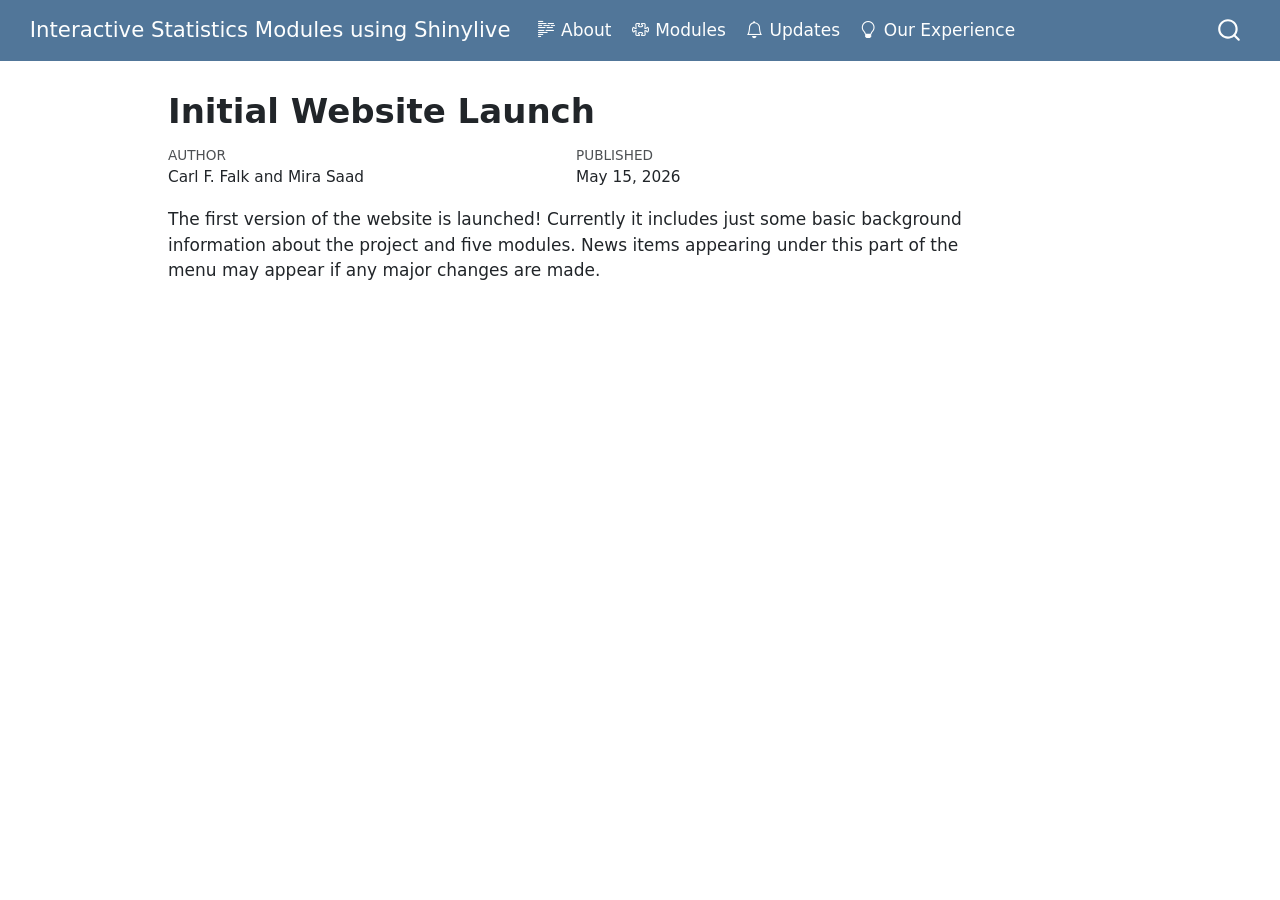
<file: docs/updates/20260515FirstVersion/index.html>
<!DOCTYPE html>
<html xmlns="http://www.w3.org/1999/xhtml" lang="en" xml:lang="en"><head>

<meta charset="utf-8">
<meta name="generator" content="quarto-1.9.36">

<meta name="viewport" content="width=device-width, initial-scale=1.0, user-scalable=yes">

<meta name="author" content="Carl F. Falk and Mira Saad">
<meta name="dcterms.date" content="2026-05-15">

<title>Initial Website Launch – Interactive Statistics Modules using Shinylive</title>
<style>
/* Default styles provided by pandoc.
** See https://pandoc.org/MANUAL.html#variables-for-html for config info.
*/
code{white-space: pre-wrap;}
span.smallcaps{font-variant: small-caps;}
div.columns{display: flex; gap: min(4vw, 1.5em);}
div.column{flex: auto; overflow-x: auto;}
div.hanging-indent{margin-left: 1.5em; text-indent: -1.5em;}
ul.task-list{list-style: none;}
ul.task-list li input[type="checkbox"] {
  width: 0.8em;
  margin: 0 0.8em 0.2em -1em; /* quarto-specific, see https://github.com/quarto-dev/quarto-cli/issues/4556 */ 
  vertical-align: middle;
}
</style>


<script src="../../site_libs/quarto-nav/quarto-nav.js"></script>
<script src="../../site_libs/clipboard/clipboard.min.js"></script>
<script src="../../site_libs/quarto-search/autocomplete.umd.js"></script>
<script src="../../site_libs/quarto-search/fuse.min.js"></script>
<script src="../../site_libs/quarto-search/quarto-search.js"></script>
<meta name="quarto:offset" content="../../">
<script src="../../site_libs/quarto-html/quarto.js" type="module"></script>
<script src="../../site_libs/quarto-html/tabsets/tabsets.js" type="module"></script>
<script src="../../site_libs/quarto-html/popper.min.js"></script>
<script src="../../site_libs/quarto-html/tippy.umd.min.js"></script>
<script src="../../site_libs/quarto-html/anchor.min.js"></script>
<link href="../../site_libs/quarto-html/tippy.css" rel="stylesheet">
<link href="../../site_libs/quarto-html/quarto-syntax-highlighting-975e726794ce811e14261b5ab5acfd7c.css" rel="stylesheet" id="quarto-text-highlighting-styles">
<script src="../../site_libs/bootstrap/bootstrap.min.js"></script>
<link href="../../site_libs/bootstrap/bootstrap-icons.css" rel="stylesheet">
<link href="../../site_libs/bootstrap/bootstrap-8858ff855617f0c79dde3e503abf6263.min.css" rel="stylesheet" append-hash="true" id="quarto-bootstrap" data-mode="light">
<script id="quarto-search-options" type="application/json">{
  "location": "navbar",
  "copy-button": false,
  "collapse-after": 3,
  "panel-placement": "end",
  "type": "overlay",
  "limit": 50,
  "keyboard-shortcut": [
    "f",
    "/",
    "s"
  ],
  "show-item-context": false,
  "language": {
    "search-no-results-text": "No results",
    "search-matching-documents-text": "matching documents",
    "search-copy-link-title": "Copy link to search",
    "search-hide-matches-text": "Hide additional matches",
    "search-more-match-text": "more match in this document",
    "search-more-matches-text": "more matches in this document",
    "search-clear-button-title": "Clear",
    "search-text-placeholder": "",
    "search-detached-cancel-button-title": "Cancel",
    "search-submit-button-title": "Submit",
    "search-label": "Search"
  }
}</script>
<style>html{ scroll-behavior: smooth; }</style>


</head>

<body class="nav-fixed quarto-light">

<div id="quarto-search-results"></div>
  <header id="quarto-header" class="headroom fixed-top">
    <nav class="navbar navbar-expand-lg " data-bs-theme="dark">
      <div class="navbar-container container-fluid">
      <div class="navbar-brand-container mx-auto">
    <a class="navbar-brand" href="../../index.html">
    <span class="navbar-title">Interactive Statistics Modules using Shinylive</span>
    </a>
  </div>
            <div id="quarto-search" class="" title="Search"></div>
          <button class="navbar-toggler" type="button" data-bs-toggle="collapse" data-bs-target="#navbarCollapse" aria-controls="navbarCollapse" role="menu" aria-expanded="false" aria-label="Toggle navigation" onclick="if (window.quartoToggleHeadroom) { window.quartoToggleHeadroom(); }">
  <span class="navbar-toggler-icon"></span>
</button>
          <div class="collapse navbar-collapse" id="navbarCollapse">
            <ul class="navbar-nav navbar-nav-scroll me-auto">
  <li class="nav-item">
    <a class="nav-link" href="../../abt.html"> <i class="bi bi-body-text" role="img">
</i> 
<span class="menu-text">About</span></a>
  </li>  
  <li class="nav-item">
    <a class="nav-link" href="../../modules/index.html"> <i class="bi bi-puzzle" role="img">
</i> 
<span class="menu-text">Modules</span></a>
  </li>  
  <li class="nav-item">
    <a class="nav-link" href="../../updates/index.html"> <i class="bi bi-bell" role="img">
</i> 
<span class="menu-text">Updates</span></a>
  </li>  
  <li class="nav-item">
    <a class="nav-link" href="../../experience.html"> <i class="bi bi-lightbulb" role="img">
</i> 
<span class="menu-text">Our Experience</span></a>
  </li>  
</ul>
          </div> <!-- /navcollapse -->
            <div class="quarto-navbar-tools">
</div>
      </div> <!-- /container-fluid -->
    </nav>
</header>
<!-- content -->
<div id="quarto-content" class="quarto-container page-columns page-rows-contents page-layout-article page-navbar">
<!-- sidebar -->
<!-- margin-sidebar -->
    <div id="quarto-margin-sidebar" class="sidebar margin-sidebar zindex-bottom">
        
    </div>
<!-- main -->
<main class="content" id="quarto-document-content">

<header id="title-block-header" class="quarto-title-block default">
<div class="quarto-title">
<h1 class="title">Initial Website Launch</h1>
</div>



<div class="quarto-title-meta">

    <div>
    <div class="quarto-title-meta-heading">Author</div>
    <div class="quarto-title-meta-contents">
             <p>Carl F. Falk and Mira Saad </p>
          </div>
  </div>
    
    <div>
    <div class="quarto-title-meta-heading">Published</div>
    <div class="quarto-title-meta-contents">
      <p class="date">May 15, 2026</p>
    </div>
  </div>
  
    
  </div>
  


</header>


<p>The first version of the website is launched! Currently it includes just some basic background information about the project and five modules. News items appearing under this part of the menu may appear if any major changes are made.</p>



</main> <!-- /main -->
<script id="quarto-html-after-body" type="application/javascript">
  window.document.addEventListener("DOMContentLoaded", function (event) {
    const icon = "";
    const anchorJS = new window.AnchorJS();
    anchorJS.options = {
      placement: 'right',
      icon: icon
    };
    anchorJS.add('.anchored');
    const isCodeAnnotation = (el) => {
      for (const clz of el.classList) {
        if (clz.startsWith('code-annotation-')) {                     
          return true;
        }
      }
      return false;
    }
    const onCopySuccess = function(e) {
      // button target
      const button = e.trigger;
      // don't keep focus
      button.blur();
      // flash "checked"
      button.classList.add('code-copy-button-checked');
      var currentTitle = button.getAttribute("title");
      button.setAttribute("title", "Copied!");
      let tooltip;
      if (window.bootstrap) {
        button.setAttribute("data-bs-toggle", "tooltip");
        button.setAttribute("data-bs-placement", "left");
        button.setAttribute("data-bs-title", "Copied!");
        tooltip = new bootstrap.Tooltip(button, 
          { trigger: "manual", 
            customClass: "code-copy-button-tooltip",
            offset: [0, -8]});
        tooltip.show();    
      }
      setTimeout(function() {
        if (tooltip) {
          tooltip.hide();
          button.removeAttribute("data-bs-title");
          button.removeAttribute("data-bs-toggle");
          button.removeAttribute("data-bs-placement");
        }
        button.setAttribute("title", currentTitle);
        button.classList.remove('code-copy-button-checked');
      }, 1000);
      // clear code selection
      e.clearSelection();
    }
    const getTextToCopy = function(trigger) {
      const outerScaffold = trigger.parentElement.cloneNode(true);
      const codeEl = outerScaffold.querySelector('code');
      for (const childEl of codeEl.children) {
        if (isCodeAnnotation(childEl)) {
          childEl.remove();
        }
      }
      return codeEl.innerText;
    }
    const clipboard = new window.ClipboardJS('.code-copy-button:not([data-in-quarto-modal])', {
      text: getTextToCopy
    });
    clipboard.on('success', onCopySuccess);
    if (window.document.getElementById('quarto-embedded-source-code-modal')) {
      const clipboardModal = new window.ClipboardJS('.code-copy-button[data-in-quarto-modal]', {
        text: getTextToCopy,
        container: window.document.getElementById('quarto-embedded-source-code-modal')
      });
      clipboardModal.on('success', onCopySuccess);
    }
      var localhostRegex = new RegExp(/^(?:http|https):\/\/localhost\:?[0-9]*\//);
      var mailtoRegex = new RegExp(/^mailto:/);
        var filterRegex = new RegExp('/' + window.location.host + '/');
      var isInternal = (href) => {
          return filterRegex.test(href) || localhostRegex.test(href) || mailtoRegex.test(href);
      }
      // Inspect non-navigation links and adorn them if external
     var links = window.document.querySelectorAll('a[href]:not(.nav-link):not(.navbar-brand):not(.toc-action):not(.sidebar-link):not(.sidebar-item-toggle):not(.pagination-link):not(.no-external):not([aria-hidden]):not(.dropdown-item):not(.quarto-navigation-tool):not(.about-link)');
      for (var i=0; i<links.length; i++) {
        const link = links[i];
        if (!isInternal(link.href)) {
          // undo the damage that might have been done by quarto-nav.js in the case of
          // links that we want to consider external
          if (link.dataset.originalHref !== undefined) {
            link.href = link.dataset.originalHref;
          }
            // target, if specified
            link.setAttribute("target", "_blank");
            if (link.getAttribute("rel") === null) {
              link.setAttribute("rel", "noopener");
            }
        }
      }
    function tippyHover(el, contentFn, onTriggerFn, onUntriggerFn) {
      const config = {
        allowHTML: true,
        maxWidth: 500,
        delay: 100,
        arrow: false,
        appendTo: function(el) {
            return el.parentElement;
        },
        interactive: true,
        interactiveBorder: 10,
        theme: 'quarto',
        placement: 'bottom-start',
      };
      if (contentFn) {
        config.content = contentFn;
      }
      if (onTriggerFn) {
        config.onTrigger = onTriggerFn;
      }
      if (onUntriggerFn) {
        config.onUntrigger = onUntriggerFn;
      }
      window.tippy(el, config); 
    }
    const noterefs = window.document.querySelectorAll('a[role="doc-noteref"]');
    for (var i=0; i<noterefs.length; i++) {
      const ref = noterefs[i];
      tippyHover(ref, function() {
        // use id or data attribute instead here
        let href = ref.getAttribute('data-footnote-href') || ref.getAttribute('href');
        try { href = new URL(href).hash; } catch {}
        const id = href.replace(/^#\/?/, "");
        const note = window.document.getElementById(id);
        if (note) {
          return note.innerHTML;
        } else {
          return "";
        }
      });
    }
    const xrefs = window.document.querySelectorAll('a.quarto-xref');
    const processXRef = (id, note) => {
      // Strip column container classes
      const stripColumnClz = (el) => {
        el.classList.remove("page-full", "page-columns");
        if (el.children) {
          for (const child of el.children) {
            stripColumnClz(child);
          }
        }
      }
      stripColumnClz(note)
      if (id === null || id.startsWith('sec-')) {
        // Special case sections, only their first couple elements
        const container = document.createElement("div");
        if (note.children && note.children.length > 2) {
          container.appendChild(note.children[0].cloneNode(true));
          for (let i = 1; i < note.children.length; i++) {
            const child = note.children[i];
            if (child.tagName === "P" && child.innerText === "") {
              continue;
            } else {
              container.appendChild(child.cloneNode(true));
              break;
            }
          }
          if (window.Quarto?.typesetMath) {
            window.Quarto.typesetMath(container);
          }
          return container.innerHTML
        } else {
          if (window.Quarto?.typesetMath) {
            window.Quarto.typesetMath(note);
          }
          return note.innerHTML;
        }
      } else {
        // Remove any anchor links if they are present
        const anchorLink = note.querySelector('a.anchorjs-link');
        if (anchorLink) {
          anchorLink.remove();
        }
        if (window.Quarto?.typesetMath) {
          window.Quarto.typesetMath(note);
        }
        if (note.classList.contains("callout")) {
          return note.outerHTML;
        } else {
          return note.innerHTML;
        }
      }
    }
    for (var i=0; i<xrefs.length; i++) {
      const xref = xrefs[i];
      tippyHover(xref, undefined, function(instance) {
        instance.disable();
        let url = xref.getAttribute('href');
        let hash = undefined; 
        if (url.startsWith('#')) {
          hash = url;
        } else {
          try { hash = new URL(url).hash; } catch {}
        }
        if (hash) {
          const id = hash.replace(/^#\/?/, "");
          const note = window.document.getElementById(id);
          if (note !== null) {
            try {
              const html = processXRef(id, note.cloneNode(true));
              instance.setContent(html);
            } finally {
              instance.enable();
              instance.show();
            }
          } else {
            // See if we can fetch this
            fetch(url.split('#')[0])
            .then(res => res.text())
            .then(html => {
              const parser = new DOMParser();
              const htmlDoc = parser.parseFromString(html, "text/html");
              const note = htmlDoc.getElementById(id);
              if (note !== null) {
                const html = processXRef(id, note);
                instance.setContent(html);
              } 
            }).finally(() => {
              instance.enable();
              instance.show();
            });
          }
        } else {
          // See if we can fetch a full url (with no hash to target)
          // This is a special case and we should probably do some content thinning / targeting
          fetch(url)
          .then(res => res.text())
          .then(html => {
            const parser = new DOMParser();
            const htmlDoc = parser.parseFromString(html, "text/html");
            const note = htmlDoc.querySelector('main.content');
            if (note !== null) {
              // This should only happen for chapter cross references
              // (since there is no id in the URL)
              // remove the first header
              if (note.children.length > 0 && note.children[0].tagName === "HEADER") {
                note.children[0].remove();
              }
              const html = processXRef(null, note);
              instance.setContent(html);
            } 
          }).finally(() => {
            instance.enable();
            instance.show();
          });
        }
      }, function(instance) {
      });
    }
        let selectedAnnoteEl;
        const selectorForAnnotation = ( cell, annotation) => {
          let cellAttr = 'data-code-cell="' + cell + '"';
          let lineAttr = 'data-code-annotation="' +  annotation + '"';
          const selector = 'span[' + cellAttr + '][' + lineAttr + ']';
          return selector;
        }
        const selectCodeLines = (annoteEl) => {
          const doc = window.document;
          const targetCell = annoteEl.getAttribute("data-target-cell");
          const targetAnnotation = annoteEl.getAttribute("data-target-annotation");
          const annoteSpan = window.document.querySelector(selectorForAnnotation(targetCell, targetAnnotation));
          const lines = annoteSpan.getAttribute("data-code-lines").split(",");
          const lineIds = lines.map((line) => {
            return targetCell + "-" + line;
          })
          let top = null;
          let height = null;
          let parent = null;
          if (lineIds.length > 0) {
              //compute the position of the single el (top and bottom and make a div)
              const el = window.document.getElementById(lineIds[0]);
              top = el.offsetTop;
              height = el.offsetHeight;
              parent = el.parentElement.parentElement;
            if (lineIds.length > 1) {
              const lastEl = window.document.getElementById(lineIds[lineIds.length - 1]);
              const bottom = lastEl.offsetTop + lastEl.offsetHeight;
              height = bottom - top;
            }
            if (top !== null && height !== null && parent !== null) {
              // cook up a div (if necessary) and position it 
              let div = window.document.getElementById("code-annotation-line-highlight");
              if (div === null) {
                div = window.document.createElement("div");
                div.setAttribute("id", "code-annotation-line-highlight");
                div.style.position = 'absolute';
                parent.appendChild(div);
              }
              div.style.top = top - 2 + "px";
              div.style.height = height + 4 + "px";
              div.style.left = 0;
              let gutterDiv = window.document.getElementById("code-annotation-line-highlight-gutter");
              if (gutterDiv === null) {
                gutterDiv = window.document.createElement("div");
                gutterDiv.setAttribute("id", "code-annotation-line-highlight-gutter");
                gutterDiv.style.position = 'absolute';
                const codeCell = window.document.getElementById(targetCell);
                const gutter = codeCell.querySelector('.code-annotation-gutter');
                gutter.appendChild(gutterDiv);
              }
              gutterDiv.style.top = top - 2 + "px";
              gutterDiv.style.height = height + 4 + "px";
            }
            selectedAnnoteEl = annoteEl;
          }
        };
        const unselectCodeLines = () => {
          const elementsIds = ["code-annotation-line-highlight", "code-annotation-line-highlight-gutter"];
          elementsIds.forEach((elId) => {
            const div = window.document.getElementById(elId);
            if (div) {
              div.remove();
            }
          });
          selectedAnnoteEl = undefined;
        };
          // Handle positioning of the toggle
      window.addEventListener(
        "resize",
        throttle(() => {
          elRect = undefined;
          if (selectedAnnoteEl) {
            selectCodeLines(selectedAnnoteEl);
          }
        }, 10)
      );
      function throttle(fn, ms) {
      let throttle = false;
      let timer;
        return (...args) => {
          if(!throttle) { // first call gets through
              fn.apply(this, args);
              throttle = true;
          } else { // all the others get throttled
              if(timer) clearTimeout(timer); // cancel #2
              timer = setTimeout(() => {
                fn.apply(this, args);
                timer = throttle = false;
              }, ms);
          }
        };
      }
        // Attach click handler to the DT
        const annoteDls = window.document.querySelectorAll('dt[data-target-cell]');
        for (const annoteDlNode of annoteDls) {
          annoteDlNode.addEventListener('click', (event) => {
            const clickedEl = event.target;
            if (clickedEl !== selectedAnnoteEl) {
              unselectCodeLines();
              const activeEl = window.document.querySelector('dt[data-target-cell].code-annotation-active');
              if (activeEl) {
                activeEl.classList.remove('code-annotation-active');
              }
              selectCodeLines(clickedEl);
              clickedEl.classList.add('code-annotation-active');
            } else {
              // Unselect the line
              unselectCodeLines();
              clickedEl.classList.remove('code-annotation-active');
            }
          });
        }
    const findCites = (el) => {
      const parentEl = el.parentElement;
      if (parentEl) {
        const cites = parentEl.dataset.cites;
        if (cites) {
          return {
            el,
            cites: cites.split(' ')
          };
        } else {
          return findCites(el.parentElement)
        }
      } else {
        return undefined;
      }
    };
    var bibliorefs = window.document.querySelectorAll('a[role="doc-biblioref"]');
    for (var i=0; i<bibliorefs.length; i++) {
      const ref = bibliorefs[i];
      const citeInfo = findCites(ref);
      if (citeInfo) {
        tippyHover(citeInfo.el, function() {
          var popup = window.document.createElement('div');
          citeInfo.cites.forEach(function(cite) {
            var citeDiv = window.document.createElement('div');
            citeDiv.classList.add('hanging-indent');
            citeDiv.classList.add('csl-entry');
            var biblioDiv = window.document.getElementById('ref-' + cite);
            if (biblioDiv) {
              citeDiv.innerHTML = biblioDiv.innerHTML;
            }
            popup.appendChild(citeDiv);
          });
          return popup.innerHTML;
        });
      }
    }
  });
  </script>
</div> <!-- /content -->




<script src="../../site_libs/quarto-html/zenscroll-min.js"></script>
</body></html>
</file>
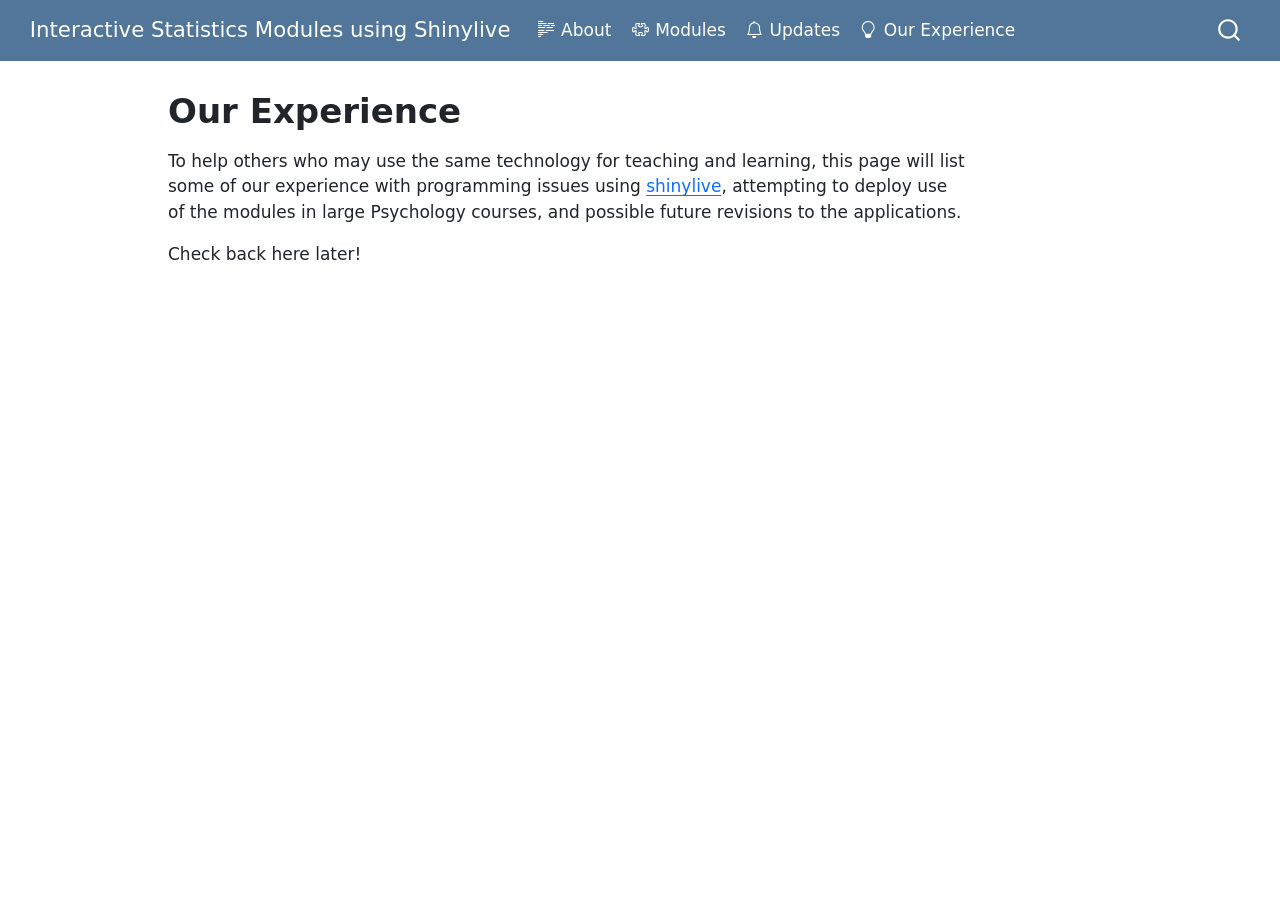
<file: docs/experience.html>
<!DOCTYPE html>
<html xmlns="http://www.w3.org/1999/xhtml" lang="en" xml:lang="en"><head>

<meta charset="utf-8">
<meta name="generator" content="quarto-1.9.36">

<meta name="viewport" content="width=device-width, initial-scale=1.0, user-scalable=yes">


<title>Our Experience – Interactive Statistics Modules using Shinylive</title>
<style>
/* Default styles provided by pandoc.
** See https://pandoc.org/MANUAL.html#variables-for-html for config info.
*/
code{white-space: pre-wrap;}
span.smallcaps{font-variant: small-caps;}
div.columns{display: flex; gap: min(4vw, 1.5em);}
div.column{flex: auto; overflow-x: auto;}
div.hanging-indent{margin-left: 1.5em; text-indent: -1.5em;}
ul.task-list{list-style: none;}
ul.task-list li input[type="checkbox"] {
  width: 0.8em;
  margin: 0 0.8em 0.2em -1em; /* quarto-specific, see https://github.com/quarto-dev/quarto-cli/issues/4556 */ 
  vertical-align: middle;
}
</style>


<script src="site_libs/quarto-nav/quarto-nav.js"></script>
<script src="site_libs/clipboard/clipboard.min.js"></script>
<script src="site_libs/quarto-search/autocomplete.umd.js"></script>
<script src="site_libs/quarto-search/fuse.min.js"></script>
<script src="site_libs/quarto-search/quarto-search.js"></script>
<meta name="quarto:offset" content="./">
<script src="site_libs/quarto-html/quarto.js" type="module"></script>
<script src="site_libs/quarto-html/tabsets/tabsets.js" type="module"></script>
<script src="site_libs/quarto-html/popper.min.js"></script>
<script src="site_libs/quarto-html/tippy.umd.min.js"></script>
<script src="site_libs/quarto-html/anchor.min.js"></script>
<link href="site_libs/quarto-html/tippy.css" rel="stylesheet">
<link href="site_libs/quarto-html/quarto-syntax-highlighting-975e726794ce811e14261b5ab5acfd7c.css" rel="stylesheet" id="quarto-text-highlighting-styles">
<script src="site_libs/bootstrap/bootstrap.min.js"></script>
<link href="site_libs/bootstrap/bootstrap-icons.css" rel="stylesheet">
<link href="site_libs/bootstrap/bootstrap-8858ff855617f0c79dde3e503abf6263.min.css" rel="stylesheet" append-hash="true" id="quarto-bootstrap" data-mode="light">
<script id="quarto-search-options" type="application/json">{
  "location": "navbar",
  "copy-button": false,
  "collapse-after": 3,
  "panel-placement": "end",
  "type": "overlay",
  "limit": 50,
  "keyboard-shortcut": [
    "f",
    "/",
    "s"
  ],
  "show-item-context": false,
  "language": {
    "search-no-results-text": "No results",
    "search-matching-documents-text": "matching documents",
    "search-copy-link-title": "Copy link to search",
    "search-hide-matches-text": "Hide additional matches",
    "search-more-match-text": "more match in this document",
    "search-more-matches-text": "more matches in this document",
    "search-clear-button-title": "Clear",
    "search-text-placeholder": "",
    "search-detached-cancel-button-title": "Cancel",
    "search-submit-button-title": "Submit",
    "search-label": "Search"
  }
}</script>
<style>html{ scroll-behavior: smooth; }</style>


</head>

<body class="nav-fixed quarto-light">

<div id="quarto-search-results"></div>
  <header id="quarto-header" class="headroom fixed-top">
    <nav class="navbar navbar-expand-lg " data-bs-theme="dark">
      <div class="navbar-container container-fluid">
      <div class="navbar-brand-container mx-auto">
    <a class="navbar-brand" href="./index.html">
    <span class="navbar-title">Interactive Statistics Modules using Shinylive</span>
    </a>
  </div>
            <div id="quarto-search" class="" title="Search"></div>
          <button class="navbar-toggler" type="button" data-bs-toggle="collapse" data-bs-target="#navbarCollapse" aria-controls="navbarCollapse" role="menu" aria-expanded="false" aria-label="Toggle navigation" onclick="if (window.quartoToggleHeadroom) { window.quartoToggleHeadroom(); }">
  <span class="navbar-toggler-icon"></span>
</button>
          <div class="collapse navbar-collapse" id="navbarCollapse">
            <ul class="navbar-nav navbar-nav-scroll me-auto">
  <li class="nav-item">
    <a class="nav-link" href="./abt.html"> <i class="bi bi-body-text" role="img">
</i> 
<span class="menu-text">About</span></a>
  </li>  
  <li class="nav-item">
    <a class="nav-link" href="./modules/index.html"> <i class="bi bi-puzzle" role="img">
</i> 
<span class="menu-text">Modules</span></a>
  </li>  
  <li class="nav-item">
    <a class="nav-link" href="./updates/index.html"> <i class="bi bi-bell" role="img">
</i> 
<span class="menu-text">Updates</span></a>
  </li>  
  <li class="nav-item">
    <a class="nav-link active" href="./experience.html" aria-current="page"> <i class="bi bi-lightbulb" role="img">
</i> 
<span class="menu-text">Our Experience</span></a>
  </li>  
</ul>
          </div> <!-- /navcollapse -->
            <div class="quarto-navbar-tools">
</div>
      </div> <!-- /container-fluid -->
    </nav>
</header>
<!-- content -->
<div id="quarto-content" class="quarto-container page-columns page-rows-contents page-layout-article page-navbar">
<!-- sidebar -->
<!-- margin-sidebar -->
    <div id="quarto-margin-sidebar" class="sidebar margin-sidebar zindex-bottom">
        
    </div>
<!-- main -->
<main class="content" id="quarto-document-content">

<header id="title-block-header" class="quarto-title-block default">
<div class="quarto-title">
<h1 class="title">Our Experience</h1>
</div>



<div class="quarto-title-meta">

    
  
    
  </div>
  


</header>


<p>To help others who may use the same technology for teaching and learning, this page will list some of our experience with programming issues using <a href="https://posit-dev.github.io/r-shinylive/">shinylive</a>, attempting to deploy use of the modules in large Psychology courses, and possible future revisions to the applications.</p>
<p>Check back here later!</p>



</main> <!-- /main -->
<script id="quarto-html-after-body" type="application/javascript">
  window.document.addEventListener("DOMContentLoaded", function (event) {
    const icon = "";
    const anchorJS = new window.AnchorJS();
    anchorJS.options = {
      placement: 'right',
      icon: icon
    };
    anchorJS.add('.anchored');
    const isCodeAnnotation = (el) => {
      for (const clz of el.classList) {
        if (clz.startsWith('code-annotation-')) {                     
          return true;
        }
      }
      return false;
    }
    const onCopySuccess = function(e) {
      // button target
      const button = e.trigger;
      // don't keep focus
      button.blur();
      // flash "checked"
      button.classList.add('code-copy-button-checked');
      var currentTitle = button.getAttribute("title");
      button.setAttribute("title", "Copied!");
      let tooltip;
      if (window.bootstrap) {
        button.setAttribute("data-bs-toggle", "tooltip");
        button.setAttribute("data-bs-placement", "left");
        button.setAttribute("data-bs-title", "Copied!");
        tooltip = new bootstrap.Tooltip(button, 
          { trigger: "manual", 
            customClass: "code-copy-button-tooltip",
            offset: [0, -8]});
        tooltip.show();    
      }
      setTimeout(function() {
        if (tooltip) {
          tooltip.hide();
          button.removeAttribute("data-bs-title");
          button.removeAttribute("data-bs-toggle");
          button.removeAttribute("data-bs-placement");
        }
        button.setAttribute("title", currentTitle);
        button.classList.remove('code-copy-button-checked');
      }, 1000);
      // clear code selection
      e.clearSelection();
    }
    const getTextToCopy = function(trigger) {
      const outerScaffold = trigger.parentElement.cloneNode(true);
      const codeEl = outerScaffold.querySelector('code');
      for (const childEl of codeEl.children) {
        if (isCodeAnnotation(childEl)) {
          childEl.remove();
        }
      }
      return codeEl.innerText;
    }
    const clipboard = new window.ClipboardJS('.code-copy-button:not([data-in-quarto-modal])', {
      text: getTextToCopy
    });
    clipboard.on('success', onCopySuccess);
    if (window.document.getElementById('quarto-embedded-source-code-modal')) {
      const clipboardModal = new window.ClipboardJS('.code-copy-button[data-in-quarto-modal]', {
        text: getTextToCopy,
        container: window.document.getElementById('quarto-embedded-source-code-modal')
      });
      clipboardModal.on('success', onCopySuccess);
    }
      var localhostRegex = new RegExp(/^(?:http|https):\/\/localhost\:?[0-9]*\//);
      var mailtoRegex = new RegExp(/^mailto:/);
        var filterRegex = new RegExp('/' + window.location.host + '/');
      var isInternal = (href) => {
          return filterRegex.test(href) || localhostRegex.test(href) || mailtoRegex.test(href);
      }
      // Inspect non-navigation links and adorn them if external
     var links = window.document.querySelectorAll('a[href]:not(.nav-link):not(.navbar-brand):not(.toc-action):not(.sidebar-link):not(.sidebar-item-toggle):not(.pagination-link):not(.no-external):not([aria-hidden]):not(.dropdown-item):not(.quarto-navigation-tool):not(.about-link)');
      for (var i=0; i<links.length; i++) {
        const link = links[i];
        if (!isInternal(link.href)) {
          // undo the damage that might have been done by quarto-nav.js in the case of
          // links that we want to consider external
          if (link.dataset.originalHref !== undefined) {
            link.href = link.dataset.originalHref;
          }
            // target, if specified
            link.setAttribute("target", "_blank");
            if (link.getAttribute("rel") === null) {
              link.setAttribute("rel", "noopener");
            }
        }
      }
    function tippyHover(el, contentFn, onTriggerFn, onUntriggerFn) {
      const config = {
        allowHTML: true,
        maxWidth: 500,
        delay: 100,
        arrow: false,
        appendTo: function(el) {
            return el.parentElement;
        },
        interactive: true,
        interactiveBorder: 10,
        theme: 'quarto',
        placement: 'bottom-start',
      };
      if (contentFn) {
        config.content = contentFn;
      }
      if (onTriggerFn) {
        config.onTrigger = onTriggerFn;
      }
      if (onUntriggerFn) {
        config.onUntrigger = onUntriggerFn;
      }
      window.tippy(el, config); 
    }
    const noterefs = window.document.querySelectorAll('a[role="doc-noteref"]');
    for (var i=0; i<noterefs.length; i++) {
      const ref = noterefs[i];
      tippyHover(ref, function() {
        // use id or data attribute instead here
        let href = ref.getAttribute('data-footnote-href') || ref.getAttribute('href');
        try { href = new URL(href).hash; } catch {}
        const id = href.replace(/^#\/?/, "");
        const note = window.document.getElementById(id);
        if (note) {
          return note.innerHTML;
        } else {
          return "";
        }
      });
    }
    const xrefs = window.document.querySelectorAll('a.quarto-xref');
    const processXRef = (id, note) => {
      // Strip column container classes
      const stripColumnClz = (el) => {
        el.classList.remove("page-full", "page-columns");
        if (el.children) {
          for (const child of el.children) {
            stripColumnClz(child);
          }
        }
      }
      stripColumnClz(note)
      if (id === null || id.startsWith('sec-')) {
        // Special case sections, only their first couple elements
        const container = document.createElement("div");
        if (note.children && note.children.length > 2) {
          container.appendChild(note.children[0].cloneNode(true));
          for (let i = 1; i < note.children.length; i++) {
            const child = note.children[i];
            if (child.tagName === "P" && child.innerText === "") {
              continue;
            } else {
              container.appendChild(child.cloneNode(true));
              break;
            }
          }
          if (window.Quarto?.typesetMath) {
            window.Quarto.typesetMath(container);
          }
          return container.innerHTML
        } else {
          if (window.Quarto?.typesetMath) {
            window.Quarto.typesetMath(note);
          }
          return note.innerHTML;
        }
      } else {
        // Remove any anchor links if they are present
        const anchorLink = note.querySelector('a.anchorjs-link');
        if (anchorLink) {
          anchorLink.remove();
        }
        if (window.Quarto?.typesetMath) {
          window.Quarto.typesetMath(note);
        }
        if (note.classList.contains("callout")) {
          return note.outerHTML;
        } else {
          return note.innerHTML;
        }
      }
    }
    for (var i=0; i<xrefs.length; i++) {
      const xref = xrefs[i];
      tippyHover(xref, undefined, function(instance) {
        instance.disable();
        let url = xref.getAttribute('href');
        let hash = undefined; 
        if (url.startsWith('#')) {
          hash = url;
        } else {
          try { hash = new URL(url).hash; } catch {}
        }
        if (hash) {
          const id = hash.replace(/^#\/?/, "");
          const note = window.document.getElementById(id);
          if (note !== null) {
            try {
              const html = processXRef(id, note.cloneNode(true));
              instance.setContent(html);
            } finally {
              instance.enable();
              instance.show();
            }
          } else {
            // See if we can fetch this
            fetch(url.split('#')[0])
            .then(res => res.text())
            .then(html => {
              const parser = new DOMParser();
              const htmlDoc = parser.parseFromString(html, "text/html");
              const note = htmlDoc.getElementById(id);
              if (note !== null) {
                const html = processXRef(id, note);
                instance.setContent(html);
              } 
            }).finally(() => {
              instance.enable();
              instance.show();
            });
          }
        } else {
          // See if we can fetch a full url (with no hash to target)
          // This is a special case and we should probably do some content thinning / targeting
          fetch(url)
          .then(res => res.text())
          .then(html => {
            const parser = new DOMParser();
            const htmlDoc = parser.parseFromString(html, "text/html");
            const note = htmlDoc.querySelector('main.content');
            if (note !== null) {
              // This should only happen for chapter cross references
              // (since there is no id in the URL)
              // remove the first header
              if (note.children.length > 0 && note.children[0].tagName === "HEADER") {
                note.children[0].remove();
              }
              const html = processXRef(null, note);
              instance.setContent(html);
            } 
          }).finally(() => {
            instance.enable();
            instance.show();
          });
        }
      }, function(instance) {
      });
    }
        let selectedAnnoteEl;
        const selectorForAnnotation = ( cell, annotation) => {
          let cellAttr = 'data-code-cell="' + cell + '"';
          let lineAttr = 'data-code-annotation="' +  annotation + '"';
          const selector = 'span[' + cellAttr + '][' + lineAttr + ']';
          return selector;
        }
        const selectCodeLines = (annoteEl) => {
          const doc = window.document;
          const targetCell = annoteEl.getAttribute("data-target-cell");
          const targetAnnotation = annoteEl.getAttribute("data-target-annotation");
          const annoteSpan = window.document.querySelector(selectorForAnnotation(targetCell, targetAnnotation));
          const lines = annoteSpan.getAttribute("data-code-lines").split(",");
          const lineIds = lines.map((line) => {
            return targetCell + "-" + line;
          })
          let top = null;
          let height = null;
          let parent = null;
          if (lineIds.length > 0) {
              //compute the position of the single el (top and bottom and make a div)
              const el = window.document.getElementById(lineIds[0]);
              top = el.offsetTop;
              height = el.offsetHeight;
              parent = el.parentElement.parentElement;
            if (lineIds.length > 1) {
              const lastEl = window.document.getElementById(lineIds[lineIds.length - 1]);
              const bottom = lastEl.offsetTop + lastEl.offsetHeight;
              height = bottom - top;
            }
            if (top !== null && height !== null && parent !== null) {
              // cook up a div (if necessary) and position it 
              let div = window.document.getElementById("code-annotation-line-highlight");
              if (div === null) {
                div = window.document.createElement("div");
                div.setAttribute("id", "code-annotation-line-highlight");
                div.style.position = 'absolute';
                parent.appendChild(div);
              }
              div.style.top = top - 2 + "px";
              div.style.height = height + 4 + "px";
              div.style.left = 0;
              let gutterDiv = window.document.getElementById("code-annotation-line-highlight-gutter");
              if (gutterDiv === null) {
                gutterDiv = window.document.createElement("div");
                gutterDiv.setAttribute("id", "code-annotation-line-highlight-gutter");
                gutterDiv.style.position = 'absolute';
                const codeCell = window.document.getElementById(targetCell);
                const gutter = codeCell.querySelector('.code-annotation-gutter');
                gutter.appendChild(gutterDiv);
              }
              gutterDiv.style.top = top - 2 + "px";
              gutterDiv.style.height = height + 4 + "px";
            }
            selectedAnnoteEl = annoteEl;
          }
        };
        const unselectCodeLines = () => {
          const elementsIds = ["code-annotation-line-highlight", "code-annotation-line-highlight-gutter"];
          elementsIds.forEach((elId) => {
            const div = window.document.getElementById(elId);
            if (div) {
              div.remove();
            }
          });
          selectedAnnoteEl = undefined;
        };
          // Handle positioning of the toggle
      window.addEventListener(
        "resize",
        throttle(() => {
          elRect = undefined;
          if (selectedAnnoteEl) {
            selectCodeLines(selectedAnnoteEl);
          }
        }, 10)
      );
      function throttle(fn, ms) {
      let throttle = false;
      let timer;
        return (...args) => {
          if(!throttle) { // first call gets through
              fn.apply(this, args);
              throttle = true;
          } else { // all the others get throttled
              if(timer) clearTimeout(timer); // cancel #2
              timer = setTimeout(() => {
                fn.apply(this, args);
                timer = throttle = false;
              }, ms);
          }
        };
      }
        // Attach click handler to the DT
        const annoteDls = window.document.querySelectorAll('dt[data-target-cell]');
        for (const annoteDlNode of annoteDls) {
          annoteDlNode.addEventListener('click', (event) => {
            const clickedEl = event.target;
            if (clickedEl !== selectedAnnoteEl) {
              unselectCodeLines();
              const activeEl = window.document.querySelector('dt[data-target-cell].code-annotation-active');
              if (activeEl) {
                activeEl.classList.remove('code-annotation-active');
              }
              selectCodeLines(clickedEl);
              clickedEl.classList.add('code-annotation-active');
            } else {
              // Unselect the line
              unselectCodeLines();
              clickedEl.classList.remove('code-annotation-active');
            }
          });
        }
    const findCites = (el) => {
      const parentEl = el.parentElement;
      if (parentEl) {
        const cites = parentEl.dataset.cites;
        if (cites) {
          return {
            el,
            cites: cites.split(' ')
          };
        } else {
          return findCites(el.parentElement)
        }
      } else {
        return undefined;
      }
    };
    var bibliorefs = window.document.querySelectorAll('a[role="doc-biblioref"]');
    for (var i=0; i<bibliorefs.length; i++) {
      const ref = bibliorefs[i];
      const citeInfo = findCites(ref);
      if (citeInfo) {
        tippyHover(citeInfo.el, function() {
          var popup = window.document.createElement('div');
          citeInfo.cites.forEach(function(cite) {
            var citeDiv = window.document.createElement('div');
            citeDiv.classList.add('hanging-indent');
            citeDiv.classList.add('csl-entry');
            var biblioDiv = window.document.getElementById('ref-' + cite);
            if (biblioDiv) {
              citeDiv.innerHTML = biblioDiv.innerHTML;
            }
            popup.appendChild(citeDiv);
          });
          return popup.innerHTML;
        });
      }
    }
  });
  </script>
</div> <!-- /content -->




<script src="site_libs/quarto-html/zenscroll-min.js"></script>
</body></html>
</file>
<file: docs/site_libs/quarto-html/tippy.css>
.tippy-box[data-animation=fade][data-state=hidden]{opacity:0}[data-tippy-root]{max-width:calc(100vw - 10px)}.tippy-box{position:relative;background-color:#333;color:#fff;border-radius:4px;font-size:14px;line-height:1.4;white-space:normal;outline:0;transition-property:transform,visibility,opacity}.tippy-box[data-placement^=top]>.tippy-arrow{bottom:0}.tippy-box[data-placement^=top]>.tippy-arrow:before{bottom:-7px;left:0;border-width:8px 8px 0;border-top-color:initial;transform-origin:center top}.tippy-box[data-placement^=bottom]>.tippy-arrow{top:0}.tippy-box[data-placement^=bottom]>.tippy-arrow:before{top:-7px;left:0;border-width:0 8px 8px;border-bottom-color:initial;transform-origin:center bottom}.tippy-box[data-placement^=left]>.tippy-arrow{right:0}.tippy-box[data-placement^=left]>.tippy-arrow:before{border-width:8px 0 8px 8px;border-left-color:initial;right:-7px;transform-origin:center left}.tippy-box[data-placement^=right]>.tippy-arrow{left:0}.tippy-box[data-placement^=right]>.tippy-arrow:before{left:-7px;border-width:8px 8px 8px 0;border-right-color:initial;transform-origin:center right}.tippy-box[data-inertia][data-state=visible]{transition-timing-function:cubic-bezier(.54,1.5,.38,1.11)}.tippy-arrow{width:16px;height:16px;color:#333}.tippy-arrow:before{content:"";position:absolute;border-color:transparent;border-style:solid}.tippy-content{position:relative;padding:5px 9px;z-index:1}
</file>
<file: docs/site_libs/quarto-html/quarto-syntax-highlighting-975e726794ce811e14261b5ab5acfd7c.css>
/* quarto syntax highlight colors */
:root {
  --quarto-hl-ot-color: #d91e18;
  --quarto-hl-at-color: #a55a00;
  --quarto-hl-ss-color: #008000;
  --quarto-hl-an-color: #696969;
  --quarto-hl-fu-color: #06287e;
  --quarto-hl-st-color: #008000;
  --quarto-hl-cf-color: #d91e18;
  --quarto-hl-op-color: #00769e;
  --quarto-hl-er-color: #7928a1;
  --quarto-hl-bn-color: #7928a1;
  --quarto-hl-al-color: #7928a1;
  --quarto-hl-va-color: #a55a00;
  --quarto-hl-bu-color: inherit;
  --quarto-hl-ex-color: inherit;
  --quarto-hl-pp-color: #7928a1;
  --quarto-hl-in-color: #696969;
  --quarto-hl-vs-color: #008000;
  --quarto-hl-wa-color: #696969;
  --quarto-hl-do-color: #696969;
  --quarto-hl-im-color: inherit;
  --quarto-hl-ch-color: #008000;
  --quarto-hl-dt-color: #7928a1;
  --quarto-hl-fl-color: #a55a00;
  --quarto-hl-co-color: #696969;
  --quarto-hl-cv-color: #696969;
  --quarto-hl-cn-color: #d91e18;
  --quarto-hl-sc-color: #00769e;
  --quarto-hl-dv-color: #7928a1;
  --quarto-hl-kw-color: #d91e18;
}

/* other quarto variables */
:root {
  --quarto-font-monospace: SFMono-Regular, Menlo, Monaco, Consolas, "Liberation Mono", "Courier New", monospace;
}

/* syntax highlight based on Pandoc's rules */
pre > code.sourceCode > span {
  color: #545454;
}

code.sourceCode > span {
  color: #545454;
}

div.sourceCode,
div.sourceCode pre.sourceCode {
  color: #545454;
}

/* Normal */
code span {
  color: #545454;
}

/* Alert */
code span.al {
  color: #7928a1;
  font-style: inherit;
}

/* Annotation */
code span.an {
  color: #696969;
  font-style: inherit;
}

/* Attribute */
code span.at {
  color: #a55a00;
  font-style: inherit;
}

/* BaseN */
code span.bn {
  color: #7928a1;
  font-style: inherit;
}

/* BuiltIn */
code span.bu {
  font-style: inherit;
}

/* ControlFlow */
code span.cf {
  color: #d91e18;
  font-style: inherit;
}

/* Char */
code span.ch {
  color: #008000;
  font-style: inherit;
}

/* Constant */
code span.cn {
  color: #d91e18;
  font-style: inherit;
}

/* Comment */
code span.co {
  color: #696969;
  font-style: inherit;
}

/* CommentVar */
code span.cv {
  color: #696969;
  font-style: italic;
}

/* Documentation */
code span.do {
  color: #696969;
  font-style: italic;
}

/* DataType */
code span.dt {
  color: #7928a1;
  font-style: inherit;
}

/* DecVal */
code span.dv {
  color: #7928a1;
  font-style: inherit;
}

/* Error */
code span.er {
  color: #7928a1;
  font-style: inherit;
}

/* Extension */
code span.ex {
  font-style: inherit;
}

/* Float */
code span.fl {
  color: #a55a00;
  font-style: inherit;
}

/* Function */
code span.fu {
  color: #06287e;
  font-style: inherit;
}

/* Import */
code span.im {
  font-style: inherit;
}

/* Information */
code span.in {
  color: #696969;
  font-style: inherit;
}

/* Keyword */
code span.kw {
  color: #d91e18;
  font-style: inherit;
}

/* Operator */
code span.op {
  color: #00769e;
  font-style: inherit;
}

/* Other */
code span.ot {
  color: #d91e18;
  font-style: inherit;
}

/* Preprocessor */
code span.pp {
  color: #7928a1;
  font-style: inherit;
}

/* SpecialChar */
code span.sc {
  color: #00769e;
  font-style: inherit;
}

/* SpecialString */
code span.ss {
  color: #008000;
  font-style: inherit;
}

/* String */
code span.st {
  color: #008000;
  font-style: inherit;
}

/* Variable */
code span.va {
  color: #a55a00;
  font-style: inherit;
}

/* VerbatimString */
code span.vs {
  color: #008000;
  font-style: inherit;
}

/* Warning */
code span.wa {
  color: #696969;
  font-style: italic;
}

.prevent-inlining {
  content: "</";
}

/*# sourceMappingURL=6bab7f72413053fe059b47e02ea214e5.css.map */
</file>
<file: docs/site_libs/font-awesome-6.5.2/css/v4-shims.min.css>
/*!
 * Font Awesome Free 6.5.2 by @fontawesome - https://fontawesome.com
 * License - https://fontawesome.com/license/free (Icons: CC BY 4.0, Fonts: SIL OFL 1.1, Code: MIT License)
 * Copyright 2024 Fonticons, Inc.
 */
.fa.fa-glass:before{content:"\f000"}.fa.fa-envelope-o{font-family:"Font Awesome 6 Free";font-weight:400}.fa.fa-envelope-o:before{content:"\f0e0"}.fa.fa-star-o{font-family:"Font Awesome 6 Free";font-weight:400}.fa.fa-star-o:before{content:"\f005"}.fa.fa-close:before,.fa.fa-remove:before{content:"\f00d"}.fa.fa-gear:before{content:"\f013"}.fa.fa-trash-o{font-family:"Font Awesome 6 Free";font-weight:400}.fa.fa-trash-o:before{content:"\f2ed"}.fa.fa-home:before{content:"\f015"}.fa.fa-file-o{font-family:"Font Awesome 6 Free";font-weight:400}.fa.fa-file-o:before{content:"\f15b"}.fa.fa-clock-o{font-family:"Font Awesome 6 Free";font-weight:400}.fa.fa-clock-o:before{content:"\f017"}.fa.fa-arrow-circle-o-down{font-family:"Font Awesome 6 Free";font-weight:400}.fa.fa-arrow-circle-o-down:before{content:"\f358"}.fa.fa-arrow-circle-o-up{font-family:"Font Awesome 6 Free";font-weight:400}.fa.fa-arrow-circle-o-up:before{content:"\f35b"}.fa.fa-play-circle-o{font-family:"Font Awesome 6 Free";font-weight:400}.fa.fa-play-circle-o:before{content:"\f144"}.fa.fa-repeat:before,.fa.fa-rotate-right:before{content:"\f01e"}.fa.fa-refresh:before{content:"\f021"}.fa.fa-list-alt{font-family:"Font Awesome 6 Free";font-weight:400}.fa.fa-list-alt:before{content:"\f022"}.fa.fa-dedent:before{content:"\f03b"}.fa.fa-video-camera:before{content:"\f03d"}.fa.fa-picture-o{font-family:"Font Awesome 6 Free";font-weight:400}.fa.fa-picture-o:before{content:"\f03e"}.fa.fa-photo{font-family:"Font Awesome 6 Free";font-weight:400}.fa.fa-photo:before{content:"\f03e"}.fa.fa-image{font-family:"Font Awesome 6 Free";font-weight:400}.fa.fa-image:before{content:"\f03e"}.fa.fa-map-marker:before{content:"\f3c5"}.fa.fa-pencil-square-o{font-family:"Font Awesome 6 Free";font-weight:400}.fa.fa-pencil-square-o:before{content:"\f044"}.fa.fa-edit{font-family:"Font Awesome 6 Free";font-weight:400}.fa.fa-edit:before{content:"\f044"}.fa.fa-share-square-o:before{content:"\f14d"}.fa.fa-check-square-o{font-family:"Font Awesome 6 Free";font-weight:400}.fa.fa-check-square-o:before{content:"\f14a"}.fa.fa-arrows:before{content:"\f0b2"}.fa.fa-times-circle-o{font-family:"Font Awesome 6 Free";font-weight:400}.fa.fa-times-circle-o:before{content:"\f057"}.fa.fa-check-circle-o{font-family:"Font Awesome 6 Free";font-weight:400}.fa.fa-check-circle-o:before{content:"\f058"}.fa.fa-mail-forward:before{content:"\f064"}.fa.fa-expand:before{content:"\f424"}.fa.fa-compress:before{content:"\f422"}.fa.fa-eye,.fa.fa-eye-slash{font-family:"Font Awesome 6 Free";font-weight:400}.fa.fa-warning:before{content:"\f071"}.fa.fa-calendar:before{content:"\f073"}.fa.fa-arrows-v:before{content:"\f338"}.fa.fa-arrows-h:before{content:"\f337"}.fa.fa-bar-chart-o:before,.fa.fa-bar-chart:before{content:"\e0e3"}.fa.fa-twitter-square{font-family:"Font Awesome 6 Brands";font-weight:400}.fa.fa-twitter-square:before{content:"\f081"}.fa.fa-facebook-square{font-family:"Font Awesome 6 Brands";font-weight:400}.fa.fa-facebook-square:before{content:"\f082"}.fa.fa-gears:before{content:"\f085"}.fa.fa-thumbs-o-up{font-family:"Font Awesome 6 Free";font-weight:400}.fa.fa-thumbs-o-up:before{content:"\f164"}.fa.fa-thumbs-o-down{font-family:"Font Awesome 6 Free";font-weight:400}.fa.fa-thumbs-o-down:before{content:"\f165"}.fa.fa-heart-o{font-family:"Font Awesome 6 Free";font-weight:400}.fa.fa-heart-o:before{content:"\f004"}.fa.fa-sign-out:before{content:"\f2f5"}.fa.fa-linkedin-square{font-family:"Font Awesome 6 Brands";font-weight:400}.fa.fa-linkedin-square:before{content:"\f08c"}.fa.fa-thumb-tack:before{content:"\f08d"}.fa.fa-external-link:before{content:"\f35d"}.fa.fa-sign-in:before{content:"\f2f6"}.fa.fa-github-square{font-family:"Font Awesome 6 Brands";font-weight:400}.fa.fa-github-square:before{content:"\f092"}.fa.fa-lemon-o{font-family:"Font Awesome 6 Free";font-weight:400}.fa.fa-lemon-o:before{content:"\f094"}.fa.fa-square-o{font-family:"Font Awesome 6 Free";font-weight:400}.fa.fa-square-o:before{content:"\f0c8"}.fa.fa-bookmark-o{font-family:"Font Awesome 6 Free";font-weight:400}.fa.fa-bookmark-o:before{content:"\f02e"}.fa.fa-facebook,.fa.fa-twitter{font-family:"Font Awesome 6 Brands";font-weight:400}.fa.fa-facebook:before{content:"\f39e"}.fa.fa-facebook-f{font-family:"Font Awesome 6 Brands";font-weight:400}.fa.fa-facebook-f:before{content:"\f39e"}.fa.fa-github{font-family:"Font Awesome 6 Brands";font-weight:400}.fa.fa-credit-card{font-family:"Font Awesome 6 Free";font-weight:400}.fa.fa-feed:before{content:"\f09e"}.fa.fa-hdd-o{font-family:"Font Awesome 6 Free";font-weight:400}.fa.fa-hdd-o:before{content:"\f0a0"}.fa.fa-hand-o-right{font-family:"Font Awesome 6 Free";font-weight:400}.fa.fa-hand-o-right:before{content:"\f0a4"}.fa.fa-hand-o-left{font-family:"Font Awesome 6 Free";font-weight:400}.fa.fa-hand-o-left:before{content:"\f0a5"}.fa.fa-hand-o-up{font-family:"Font Awesome 6 Free";font-weight:400}.fa.fa-hand-o-up:before{content:"\f0a6"}.fa.fa-hand-o-down{font-family:"Font Awesome 6 Free";font-weight:400}.fa.fa-hand-o-down:before{content:"\f0a7"}.fa.fa-globe:before{content:"\f57d"}.fa.fa-tasks:before{content:"\f828"}.fa.fa-arrows-alt:before{content:"\f31e"}.fa.fa-group:before{content:"\f0c0"}.fa.fa-chain:before{content:"\f0c1"}.fa.fa-cut:before{content:"\f0c4"}.fa.fa-files-o{font-family:"Font Awesome 6 Free";font-weight:400}.fa.fa-files-o:before{content:"\f0c5"}.fa.fa-floppy-o{font-family:"Font Awesome 6 Free";font-weight:400}.fa.fa-floppy-o:before{content:"\f0c7"}.fa.fa-save{font-family:"Font Awesome 6 Free";font-weight:400}.fa.fa-save:before{content:"\f0c7"}.fa.fa-navicon:before,.fa.fa-reorder:before{content:"\f0c9"}.fa.fa-magic:before{content:"\e2ca"}.fa.fa-pinterest,.fa.fa-pinterest-square{font-family:"Font Awesome 6 Brands";font-weight:400}.fa.fa-pinterest-square:before{content:"\f0d3"}.fa.fa-google-plus-square{font-family:"Font Awesome 6 Brands";font-weight:400}.fa.fa-google-plus-square:before{content:"\f0d4"}.fa.fa-google-plus{font-family:"Font Awesome 6 Brands";font-weight:400}.fa.fa-google-plus:before{content:"\f0d5"}.fa.fa-money:before{content:"\f3d1"}.fa.fa-unsorted:before{content:"\f0dc"}.fa.fa-sort-desc:before{content:"\f0dd"}.fa.fa-sort-asc:before{content:"\f0de"}.fa.fa-linkedin{font-family:"Font Awesome 6 Brands";font-weight:400}.fa.fa-linkedin:before{content:"\f0e1"}.fa.fa-rotate-left:before{content:"\f0e2"}.fa.fa-legal:before{content:"\f0e3"}.fa.fa-dashboard:before,.fa.fa-tachometer:before{content:"\f625"}.fa.fa-comment-o{font-family:"Font Awesome 6 Free";font-weight:400}.fa.fa-comment-o:before{content:"\f075"}.fa.fa-comments-o{font-family:"Font Awesome 6 Free";font-weight:400}.fa.fa-comments-o:before{content:"\f086"}.fa.fa-flash:before{content:"\f0e7"}.fa.fa-clipboard:before{content:"\f0ea"}.fa.fa-lightbulb-o{font-family:"Font Awesome 6 Free";font-weight:400}.fa.fa-lightbulb-o:before{content:"\f0eb"}.fa.fa-exchange:before{content:"\f362"}.fa.fa-cloud-download:before{content:"\f0ed"}.fa.fa-cloud-upload:before{content:"\f0ee"}.fa.fa-bell-o{font-family:"Font Awesome 6 Free";font-weight:400}.fa.fa-bell-o:before{content:"\f0f3"}.fa.fa-cutlery:before{content:"\f2e7"}.fa.fa-file-text-o{font-family:"Font Awesome 6 Free";font-weight:400}.fa.fa-file-text-o:before{content:"\f15c"}.fa.fa-building-o{font-family:"Font Awesome 6 Free";font-weight:400}.fa.fa-building-o:before{content:"\f1ad"}.fa.fa-hospital-o{font-family:"Font Awesome 6 Free";font-weight:400}.fa.fa-hospital-o:before{content:"\f0f8"}.fa.fa-tablet:before{content:"\f3fa"}.fa.fa-mobile-phone:before,.fa.fa-mobile:before{content:"\f3cd"}.fa.fa-circle-o{font-family:"Font Awesome 6 Free";font-weight:400}.fa.fa-circle-o:before{content:"\f111"}.fa.fa-mail-reply:before{content:"\f3e5"}.fa.fa-github-alt{font-family:"Font Awesome 6 Brands";font-weight:400}.fa.fa-folder-o{font-family:"Font Awesome 6 Free";font-weight:400}.fa.fa-folder-o:before{content:"\f07b"}.fa.fa-folder-open-o{font-family:"Font Awesome 6 Free";font-weight:400}.fa.fa-folder-open-o:before{content:"\f07c"}.fa.fa-smile-o{font-family:"Font Awesome 6 Free";font-weight:400}.fa.fa-smile-o:before{content:"\f118"}.fa.fa-frown-o{font-family:"Font Awesome 6 Free";font-weight:400}.fa.fa-frown-o:before{content:"\f119"}.fa.fa-meh-o{font-family:"Font Awesome 6 Free";font-weight:400}.fa.fa-meh-o:before{content:"\f11a"}.fa.fa-keyboard-o{font-family:"Font Awesome 6 Free";font-weight:400}.fa.fa-keyboard-o:before{content:"\f11c"}.fa.fa-flag-o{font-family:"Font Awesome 6 Free";font-weight:400}.fa.fa-flag-o:before{content:"\f024"}.fa.fa-mail-reply-all:before{content:"\f122"}.fa.fa-star-half-o{font-family:"Font Awesome 6 Free";font-weight:400}.fa.fa-star-half-o:before{content:"\f5c0"}.fa.fa-star-half-empty{font-family:"Font Awesome 6 Free";font-weight:400}.fa.fa-star-half-empty:before{content:"\f5c0"}.fa.fa-star-half-full{font-family:"Font Awesome 6 Free";font-weight:400}.fa.fa-star-half-full:before{content:"\f5c0"}.fa.fa-code-fork:before{content:"\f126"}.fa.fa-chain-broken:before,.fa.fa-unlink:before{content:"\f127"}.fa.fa-calendar-o{font-family:"Font Awesome 6 Free";font-weight:400}.fa.fa-calendar-o:before{content:"\f133"}.fa.fa-css3,.fa.fa-html5,.fa.fa-maxcdn{font-family:"Font Awesome 6 Brands";font-weight:400}.fa.fa-unlock-alt:before{content:"\f09c"}.fa.fa-minus-square-o{font-family:"Font Awesome 6 Free";font-weight:400}.fa.fa-minus-square-o:before{content:"\f146"}.fa.fa-level-up:before{content:"\f3bf"}.fa.fa-level-down:before{content:"\f3be"}.fa.fa-pencil-square:before{content:"\f14b"}.fa.fa-external-link-square:before{content:"\f360"}.fa.fa-compass{font-family:"Font Awesome 6 Free";font-weight:400}.fa.fa-caret-square-o-down{font-family:"Font Awesome 6 Free";font-weight:400}.fa.fa-caret-square-o-down:before{content:"\f150"}.fa.fa-toggle-down{font-family:"Font Awesome 6 Free";font-weight:400}.fa.fa-toggle-down:before{content:"\f150"}.fa.fa-caret-square-o-up{font-family:"Font Awesome 6 Free";font-weight:400}.fa.fa-caret-square-o-up:before{content:"\f151"}.fa.fa-toggle-up{font-family:"Font Awesome 6 Free";font-weight:400}.fa.fa-toggle-up:before{content:"\f151"}.fa.fa-caret-square-o-right{font-family:"Font Awesome 6 Free";font-weight:400}.fa.fa-caret-square-o-right:before{content:"\f152"}.fa.fa-toggle-right{font-family:"Font Awesome 6 Free";font-weight:400}.fa.fa-toggle-right:before{content:"\f152"}.fa.fa-eur:before,.fa.fa-euro:before{content:"\f153"}.fa.fa-gbp:before{content:"\f154"}.fa.fa-dollar:before,.fa.fa-usd:before{content:"\24"}.fa.fa-inr:before,.fa.fa-rupee:before{content:"\e1bc"}.fa.fa-cny:before,.fa.fa-jpy:before,.fa.fa-rmb:before,.fa.fa-yen:before{content:"\f157"}.fa.fa-rouble:before,.fa.fa-rub:before,.fa.fa-ruble:before{content:"\f158"}.fa.fa-krw:before,.fa.fa-won:before{content:"\f159"}.fa.fa-bitcoin,.fa.fa-btc{font-family:"Font Awesome 6 Brands";font-weight:400}.fa.fa-bitcoin:before{content:"\f15a"}.fa.fa-file-text:before{content:"\f15c"}.fa.fa-sort-alpha-asc:before{content:"\f15d"}.fa.fa-sort-alpha-desc:before{content:"\f881"}.fa.fa-sort-amount-asc:before{content:"\f884"}.fa.fa-sort-amount-desc:before{content:"\f160"}.fa.fa-sort-numeric-asc:before{content:"\f162"}.fa.fa-sort-numeric-desc:before{content:"\f886"}.fa.fa-youtube-square{font-family:"Font Awesome 6 Brands";font-weight:400}.fa.fa-youtube-square:before{content:"\f431"}.fa.fa-xing,.fa.fa-xing-square,.fa.fa-youtube{font-family:"Font Awesome 6 Brands";font-weight:400}.fa.fa-xing-square:before{content:"\f169"}.fa.fa-youtube-play{font-family:"Font Awesome 6 Brands";font-weight:400}.fa.fa-youtube-play:before{content:"\f167"}.fa.fa-adn,.fa.fa-bitbucket,.fa.fa-bitbucket-square,.fa.fa-dropbox,.fa.fa-flickr,.fa.fa-instagram,.fa.fa-stack-overflow{font-family:"Font Awesome 6 Brands";font-weight:400}.fa.fa-bitbucket-square:before{content:"\f171"}.fa.fa-tumblr,.fa.fa-tumblr-square{font-family:"Font Awesome 6 Brands";font-weight:400}.fa.fa-tumblr-square:before{content:"\f174"}.fa.fa-long-arrow-down:before{content:"\f309"}.fa.fa-long-arrow-up:before{content:"\f30c"}.fa.fa-long-arrow-left:before{content:"\f30a"}.fa.fa-long-arrow-right:before{content:"\f30b"}.fa.fa-android,.fa.fa-apple,.fa.fa-dribbble,.fa.fa-foursquare,.fa.fa-gittip,.fa.fa-gratipay,.fa.fa-linux,.fa.fa-skype,.fa.fa-trello,.fa.fa-windows{font-family:"Font Awesome 6 Brands";font-weight:400}.fa.fa-gittip:before{content:"\f184"}.fa.fa-sun-o{font-family:"Font Awesome 6 Free";font-weight:400}.fa.fa-sun-o:before{content:"\f185"}.fa.fa-moon-o{font-family:"Font Awesome 6 Free";font-weight:400}.fa.fa-moon-o:before{content:"\f186"}.fa.fa-pagelines,.fa.fa-renren,.fa.fa-stack-exchange,.fa.fa-vk,.fa.fa-weibo{font-family:"Font Awesome 6 Brands";font-weight:400}.fa.fa-arrow-circle-o-right{font-family:"Font Awesome 6 Free";font-weight:400}.fa.fa-arrow-circle-o-right:before{content:"\f35a"}.fa.fa-arrow-circle-o-left{font-family:"Font Awesome 6 Free";font-weight:400}.fa.fa-arrow-circle-o-left:before{content:"\f359"}.fa.fa-caret-square-o-left{font-family:"Font Awesome 6 Free";font-weight:400}.fa.fa-caret-square-o-left:before{content:"\f191"}.fa.fa-toggle-left{font-family:"Font Awesome 6 Free";font-weight:400}.fa.fa-toggle-left:before{content:"\f191"}.fa.fa-dot-circle-o{font-family:"Font Awesome 6 Free";font-weight:400}.fa.fa-dot-circle-o:before{content:"\f192"}.fa.fa-vimeo-square{font-family:"Font Awesome 6 Brands";font-weight:400}.fa.fa-vimeo-square:before{content:"\f194"}.fa.fa-try:before,.fa.fa-turkish-lira:before{content:"\e2bb"}.fa.fa-plus-square-o{font-family:"Font Awesome 6 Free";font-weight:400}.fa.fa-plus-square-o:before{content:"\f0fe"}.fa.fa-openid,.fa.fa-slack,.fa.fa-wordpress{font-family:"Font Awesome 6 Brands";font-weight:400}.fa.fa-bank:before,.fa.fa-institution:before{content:"\f19c"}.fa.fa-mortar-board:before{content:"\f19d"}.fa.fa-google,.fa.fa-reddit,.fa.fa-reddit-square,.fa.fa-yahoo{font-family:"Font Awesome 6 Brands";font-weight:400}.fa.fa-reddit-square:before{content:"\f1a2"}.fa.fa-behance,.fa.fa-behance-square,.fa.fa-delicious,.fa.fa-digg,.fa.fa-drupal,.fa.fa-joomla,.fa.fa-pied-piper-alt,.fa.fa-pied-piper-pp,.fa.fa-stumbleupon,.fa.fa-stumbleupon-circle{font-family:"Font Awesome 6 Brands";font-weight:400}.fa.fa-behance-square:before{content:"\f1b5"}.fa.fa-steam,.fa.fa-steam-square{font-family:"Font Awesome 6 Brands";font-weight:400}.fa.fa-steam-square:before{content:"\f1b7"}.fa.fa-automobile:before{content:"\f1b9"}.fa.fa-cab:before{content:"\f1ba"}.fa.fa-deviantart,.fa.fa-soundcloud,.fa.fa-spotify{font-family:"Font Awesome 6 Brands";font-weight:400}.fa.fa-file-pdf-o{font-family:"Font Awesome 6 Free";font-weight:400}.fa.fa-file-pdf-o:before{content:"\f1c1"}.fa.fa-file-word-o{font-family:"Font Awesome 6 Free";font-weight:400}.fa.fa-file-word-o:before{content:"\f1c2"}.fa.fa-file-excel-o{font-family:"Font Awesome 6 Free";font-weight:400}.fa.fa-file-excel-o:before{content:"\f1c3"}.fa.fa-file-powerpoint-o{font-family:"Font Awesome 6 Free";font-weight:400}.fa.fa-file-powerpoint-o:before{content:"\f1c4"}.fa.fa-file-image-o{font-family:"Font Awesome 6 Free";font-weight:400}.fa.fa-file-image-o:before{content:"\f1c5"}.fa.fa-file-photo-o{font-family:"Font Awesome 6 Free";font-weight:400}.fa.fa-file-photo-o:before{content:"\f1c5"}.fa.fa-file-picture-o{font-family:"Font Awesome 6 Free";font-weight:400}.fa.fa-file-picture-o:before{content:"\f1c5"}.fa.fa-file-archive-o{font-family:"Font Awesome 6 Free";font-weight:400}.fa.fa-file-archive-o:before{content:"\f1c6"}.fa.fa-file-zip-o{font-family:"Font Awesome 6 Free";font-weight:400}.fa.fa-file-zip-o:before{content:"\f1c6"}.fa.fa-file-audio-o{font-family:"Font Awesome 6 Free";font-weight:400}.fa.fa-file-audio-o:before{content:"\f1c7"}.fa.fa-file-sound-o{font-family:"Font Awesome 6 Free";font-weight:400}.fa.fa-file-sound-o:before{content:"\f1c7"}.fa.fa-file-video-o{font-family:"Font Awesome 6 Free";font-weight:400}.fa.fa-file-video-o:before{content:"\f1c8"}.fa.fa-file-movie-o{font-family:"Font Awesome 6 Free";font-weight:400}.fa.fa-file-movie-o:before{content:"\f1c8"}.fa.fa-file-code-o{font-family:"Font Awesome 6 Free";font-weight:400}.fa.fa-file-code-o:before{content:"\f1c9"}.fa.fa-codepen,.fa.fa-jsfiddle,.fa.fa-vine{font-family:"Font Awesome 6 Brands";font-weight:400}.fa.fa-life-bouy:before,.fa.fa-life-buoy:before,.fa.fa-life-saver:before,.fa.fa-support:before{content:"\f1cd"}.fa.fa-circle-o-notch:before{content:"\f1ce"}.fa.fa-ra,.fa.fa-rebel{font-family:"Font Awesome 6 Brands";font-weight:400}.fa.fa-ra:before{content:"\f1d0"}.fa.fa-resistance{font-family:"Font Awesome 6 Brands";font-weight:400}.fa.fa-resistance:before{content:"\f1d0"}.fa.fa-empire,.fa.fa-ge{font-family:"Font Awesome 6 Brands";font-weight:400}.fa.fa-ge:before{content:"\f1d1"}.fa.fa-git-square{font-family:"Font Awesome 6 Brands";font-weight:400}.fa.fa-git-square:before{content:"\f1d2"}.fa.fa-git,.fa.fa-hacker-news,.fa.fa-y-combinator-square{font-family:"Font Awesome 6 Brands";font-weight:400}.fa.fa-y-combinator-square:before{content:"\f1d4"}.fa.fa-yc-square{font-family:"Font Awesome 6 Brands";font-weight:400}.fa.fa-yc-square:before{content:"\f1d4"}.fa.fa-qq,.fa.fa-tencent-weibo,.fa.fa-wechat,.fa.fa-weixin{font-family:"Font Awesome 6 Brands";font-weight:400}.fa.fa-wechat:before{content:"\f1d7"}.fa.fa-send:before{content:"\f1d8"}.fa.fa-paper-plane-o{font-family:"Font Awesome 6 Free";font-weight:400}.fa.fa-paper-plane-o:before{content:"\f1d8"}.fa.fa-send-o{font-family:"Font Awesome 6 Free";font-weight:400}.fa.fa-send-o:before{content:"\f1d8"}.fa.fa-circle-thin{font-family:"Font Awesome 6 Free";font-weight:400}.fa.fa-circle-thin:before{content:"\f111"}.fa.fa-header:before{content:"\f1dc"}.fa.fa-futbol-o{font-family:"Font Awesome 6 Free";font-weight:400}.fa.fa-futbol-o:before{content:"\f1e3"}.fa.fa-soccer-ball-o{font-family:"Font Awesome 6 Free";font-weight:400}.fa.fa-soccer-ball-o:before{content:"\f1e3"}.fa.fa-slideshare,.fa.fa-twitch,.fa.fa-yelp{font-family:"Font Awesome 6 Brands";font-weight:400}.fa.fa-newspaper-o{font-family:"Font Awesome 6 Free";font-weight:400}.fa.fa-newspaper-o:before{content:"\f1ea"}.fa.fa-cc-amex,.fa.fa-cc-discover,.fa.fa-cc-mastercard,.fa.fa-cc-paypal,.fa.fa-cc-stripe,.fa.fa-cc-visa,.fa.fa-google-wallet,.fa.fa-paypal{font-family:"Font Awesome 6 Brands";font-weight:400}.fa.fa-bell-slash-o{font-family:"Font Awesome 6 Free";font-weight:400}.fa.fa-bell-slash-o:before{content:"\f1f6"}.fa.fa-trash:before{content:"\f2ed"}.fa.fa-copyright{font-family:"Font Awesome 6 Free";font-weight:400}.fa.fa-eyedropper:before{content:"\f1fb"}.fa.fa-area-chart:before{content:"\f1fe"}.fa.fa-pie-chart:before{content:"\f200"}.fa.fa-line-chart:before{content:"\f201"}.fa.fa-lastfm,.fa.fa-lastfm-square{font-family:"Font Awesome 6 Brands";font-weight:400}.fa.fa-lastfm-square:before{content:"\f203"}.fa.fa-angellist,.fa.fa-ioxhost{font-family:"Font Awesome 6 Brands";font-weight:400}.fa.fa-cc{font-family:"Font Awesome 6 Free";font-weight:400}.fa.fa-cc:before{content:"\f20a"}.fa.fa-ils:before,.fa.fa-shekel:before,.fa.fa-sheqel:before{content:"\f20b"}.fa.fa-buysellads,.fa.fa-connectdevelop,.fa.fa-dashcube,.fa.fa-forumbee,.fa.fa-leanpub,.fa.fa-sellsy,.fa.fa-shirtsinbulk,.fa.fa-simplybuilt,.fa.fa-skyatlas{font-family:"Font Awesome 6 Brands";font-weight:400}.fa.fa-diamond{font-family:"Font Awesome 6 Free";font-weight:400}.fa.fa-diamond:before{content:"\f3a5"}.fa.fa-intersex:before,.fa.fa-transgender:before{content:"\f224"}.fa.fa-transgender-alt:before{content:"\f225"}.fa.fa-facebook-official{font-family:"Font Awesome 6 Brands";font-weight:400}.fa.fa-facebook-official:before{content:"\f09a"}.fa.fa-pinterest-p,.fa.fa-whatsapp{font-family:"Font Awesome 6 Brands";font-weight:400}.fa.fa-hotel:before{content:"\f236"}.fa.fa-medium,.fa.fa-viacoin,.fa.fa-y-combinator,.fa.fa-yc{font-family:"Font Awesome 6 Brands";font-weight:400}.fa.fa-yc:before{content:"\f23b"}.fa.fa-expeditedssl,.fa.fa-opencart,.fa.fa-optin-monster{font-family:"Font Awesome 6 Brands";font-weight:400}.fa.fa-battery-4:before,.fa.fa-battery:before{content:"\f240"}.fa.fa-battery-3:before{content:"\f241"}.fa.fa-battery-2:before{content:"\f242"}.fa.fa-battery-1:before{content:"\f243"}.fa.fa-battery-0:before{content:"\f244"}.fa.fa-object-group,.fa.fa-object-ungroup,.fa.fa-sticky-note-o{font-family:"Font Awesome 6 Free";font-weight:400}.fa.fa-sticky-note-o:before{content:"\f249"}.fa.fa-cc-diners-club,.fa.fa-cc-jcb{font-family:"Font Awesome 6 Brands";font-weight:400}.fa.fa-clone{font-family:"Font Awesome 6 Free";font-weight:400}.fa.fa-hourglass-o:before{content:"\f254"}.fa.fa-hourglass-1:before{content:"\f251"}.fa.fa-hourglass-2:before{content:"\f252"}.fa.fa-hourglass-3:before{content:"\f253"}.fa.fa-hand-rock-o{font-family:"Font Awesome 6 Free";font-weight:400}.fa.fa-hand-rock-o:before{content:"\f255"}.fa.fa-hand-grab-o{font-family:"Font Awesome 6 Free";font-weight:400}.fa.fa-hand-grab-o:before{content:"\f255"}.fa.fa-hand-paper-o{font-family:"Font Awesome 6 Free";font-weight:400}.fa.fa-hand-paper-o:before{content:"\f256"}.fa.fa-hand-stop-o{font-family:"Font Awesome 6 Free";font-weight:400}.fa.fa-hand-stop-o:before{content:"\f256"}.fa.fa-hand-scissors-o{font-family:"Font Awesome 6 Free";font-weight:400}.fa.fa-hand-scissors-o:before{content:"\f257"}.fa.fa-hand-lizard-o{font-family:"Font Awesome 6 Free";font-weight:400}.fa.fa-hand-lizard-o:before{content:"\f258"}.fa.fa-hand-spock-o{font-family:"Font Awesome 6 Free";font-weight:400}.fa.fa-hand-spock-o:before{content:"\f259"}.fa.fa-hand-pointer-o{font-family:"Font Awesome 6 Free";font-weight:400}.fa.fa-hand-pointer-o:before{content:"\f25a"}.fa.fa-hand-peace-o{font-family:"Font Awesome 6 Free";font-weight:400}.fa.fa-hand-peace-o:before{content:"\f25b"}.fa.fa-registered{font-family:"Font Awesome 6 Free";font-weight:400}.fa.fa-creative-commons,.fa.fa-gg,.fa.fa-gg-circle,.fa.fa-odnoklassniki,.fa.fa-odnoklassniki-square{font-family:"Font Awesome 6 Brands";font-weight:400}.fa.fa-odnoklassniki-square:before{content:"\f264"}.fa.fa-chrome,.fa.fa-firefox,.fa.fa-get-pocket,.fa.fa-internet-explorer,.fa.fa-opera,.fa.fa-safari,.fa.fa-wikipedia-w{font-family:"Font Awesome 6 Brands";font-weight:400}.fa.fa-television:before{content:"\f26c"}.fa.fa-500px,.fa.fa-amazon,.fa.fa-contao{font-family:"Font Awesome 6 Brands";font-weight:400}.fa.fa-calendar-plus-o{font-family:"Font Awesome 6 Free";font-weight:400}.fa.fa-calendar-plus-o:before{content:"\f271"}.fa.fa-calendar-minus-o{font-family:"Font Awesome 6 Free";font-weight:400}.fa.fa-calendar-minus-o:before{content:"\f272"}.fa.fa-calendar-times-o{font-family:"Font Awesome 6 Free";font-weight:400}.fa.fa-calendar-times-o:before{content:"\f273"}.fa.fa-calendar-check-o{font-family:"Font Awesome 6 Free";font-weight:400}.fa.fa-calendar-check-o:before{content:"\f274"}.fa.fa-map-o{font-family:"Font Awesome 6 Free";font-weight:400}.fa.fa-map-o:before{content:"\f279"}.fa.fa-commenting:before{content:"\f4ad"}.fa.fa-commenting-o{font-family:"Font Awesome 6 Free";font-weight:400}.fa.fa-commenting-o:before{content:"\f4ad"}.fa.fa-houzz,.fa.fa-vimeo{font-family:"Font Awesome 6 Brands";font-weight:400}.fa.fa-vimeo:before{content:"\f27d"}.fa.fa-black-tie,.fa.fa-edge,.fa.fa-fonticons,.fa.fa-reddit-alien{font-family:"Font Awesome 6 Brands";font-weight:400}.fa.fa-credit-card-alt:before{content:"\f09d"}.fa.fa-codiepie,.fa.fa-fort-awesome,.fa.fa-mixcloud,.fa.fa-modx,.fa.fa-product-hunt,.fa.fa-scribd,.fa.fa-usb{font-family:"Font Awesome 6 Brands";font-weight:400}.fa.fa-pause-circle-o{font-family:"Font Awesome 6 Free";font-weight:400}.fa.fa-pause-circle-o:before{content:"\f28b"}.fa.fa-stop-circle-o{font-family:"Font Awesome 6 Free";font-weight:400}.fa.fa-stop-circle-o:before{content:"\f28d"}.fa.fa-bluetooth,.fa.fa-bluetooth-b,.fa.fa-envira,.fa.fa-gitlab,.fa.fa-wheelchair-alt,.fa.fa-wpbeginner,.fa.fa-wpforms{font-family:"Font Awesome 6 Brands";font-weight:400}.fa.fa-wheelchair-alt:before{content:"\f368"}.fa.fa-question-circle-o{font-family:"Font Awesome 6 Free";font-weight:400}.fa.fa-question-circle-o:before{content:"\f059"}.fa.fa-volume-control-phone:before{content:"\f2a0"}.fa.fa-asl-interpreting:before{content:"\f2a3"}.fa.fa-deafness:before,.fa.fa-hard-of-hearing:before{content:"\f2a4"}.fa.fa-glide,.fa.fa-glide-g{font-family:"Font Awesome 6 Brands";font-weight:400}.fa.fa-signing:before{content:"\f2a7"}.fa.fa-viadeo,.fa.fa-viadeo-square{font-family:"Font Awesome 6 Brands";font-weight:400}.fa.fa-viadeo-square:before{content:"\f2aa"}.fa.fa-snapchat,.fa.fa-snapchat-ghost{font-family:"Font Awesome 6 Brands";font-weight:400}.fa.fa-snapchat-ghost:before{content:"\f2ab"}.fa.fa-snapchat-square{font-family:"Font Awesome 6 Brands";font-weight:400}.fa.fa-snapchat-square:before{content:"\f2ad"}.fa.fa-first-order,.fa.fa-google-plus-official,.fa.fa-pied-piper,.fa.fa-themeisle,.fa.fa-yoast{font-family:"Font Awesome 6 Brands";font-weight:400}.fa.fa-google-plus-official:before{content:"\f2b3"}.fa.fa-google-plus-circle{font-family:"Font Awesome 6 Brands";font-weight:400}.fa.fa-google-plus-circle:before{content:"\f2b3"}.fa.fa-fa,.fa.fa-font-awesome{font-family:"Font Awesome 6 Brands";font-weight:400}.fa.fa-fa:before{content:"\f2b4"}.fa.fa-handshake-o{font-family:"Font Awesome 6 Free";font-weight:400}.fa.fa-handshake-o:before{content:"\f2b5"}.fa.fa-envelope-open-o{font-family:"Font Awesome 6 Free";font-weight:400}.fa.fa-envelope-open-o:before{content:"\f2b6"}.fa.fa-linode{font-family:"Font Awesome 6 Brands";font-weight:400}.fa.fa-address-book-o{font-family:"Font Awesome 6 Free";font-weight:400}.fa.fa-address-book-o:before{content:"\f2b9"}.fa.fa-vcard:before{content:"\f2bb"}.fa.fa-address-card-o{font-family:"Font Awesome 6 Free";font-weight:400}.fa.fa-address-card-o:before{content:"\f2bb"}.fa.fa-vcard-o{font-family:"Font Awesome 6 Free";font-weight:400}.fa.fa-vcard-o:before{content:"\f2bb"}.fa.fa-user-circle-o{font-family:"Font Awesome 6 Free";font-weight:400}.fa.fa-user-circle-o:before{content:"\f2bd"}.fa.fa-user-o{font-family:"Font Awesome 6 Free";font-weight:400}.fa.fa-user-o:before{content:"\f007"}.fa.fa-id-badge{font-family:"Font Awesome 6 Free";font-weight:400}.fa.fa-drivers-license:before{content:"\f2c2"}.fa.fa-id-card-o{font-family:"Font Awesome 6 Free";font-weight:400}.fa.fa-id-card-o:before{content:"\f2c2"}.fa.fa-drivers-license-o{font-family:"Font Awesome 6 Free";font-weight:400}.fa.fa-drivers-license-o:before{content:"\f2c2"}.fa.fa-free-code-camp,.fa.fa-quora,.fa.fa-telegram{font-family:"Font Awesome 6 Brands";font-weight:400}.fa.fa-thermometer-4:before,.fa.fa-thermometer:before{content:"\f2c7"}.fa.fa-thermometer-3:before{content:"\f2c8"}.fa.fa-thermometer-2:before{content:"\f2c9"}.fa.fa-thermometer-1:before{content:"\f2ca"}.fa.fa-thermometer-0:before{content:"\f2cb"}.fa.fa-bathtub:before,.fa.fa-s15:before{content:"\f2cd"}.fa.fa-window-maximize,.fa.fa-window-restore{font-family:"Font Awesome 6 Free";font-weight:400}.fa.fa-times-rectangle:before{content:"\f410"}.fa.fa-window-close-o{font-family:"Font Awesome 6 Free";font-weight:400}.fa.fa-window-close-o:before{content:"\f410"}.fa.fa-times-rectangle-o{font-family:"Font Awesome 6 Free";font-weight:400}.fa.fa-times-rectangle-o:before{content:"\f410"}.fa.fa-bandcamp,.fa.fa-eercast,.fa.fa-etsy,.fa.fa-grav,.fa.fa-imdb,.fa.fa-ravelry{font-family:"Font Awesome 6 Brands";font-weight:400}.fa.fa-eercast:before{content:"\f2da"}.fa.fa-snowflake-o{font-family:"Font Awesome 6 Free";font-weight:400}.fa.fa-snowflake-o:before{content:"\f2dc"}.fa.fa-meetup,.fa.fa-superpowers,.fa.fa-wpexplorer{font-family:"Font Awesome 6 Brands";font-weight:400}
</file>
